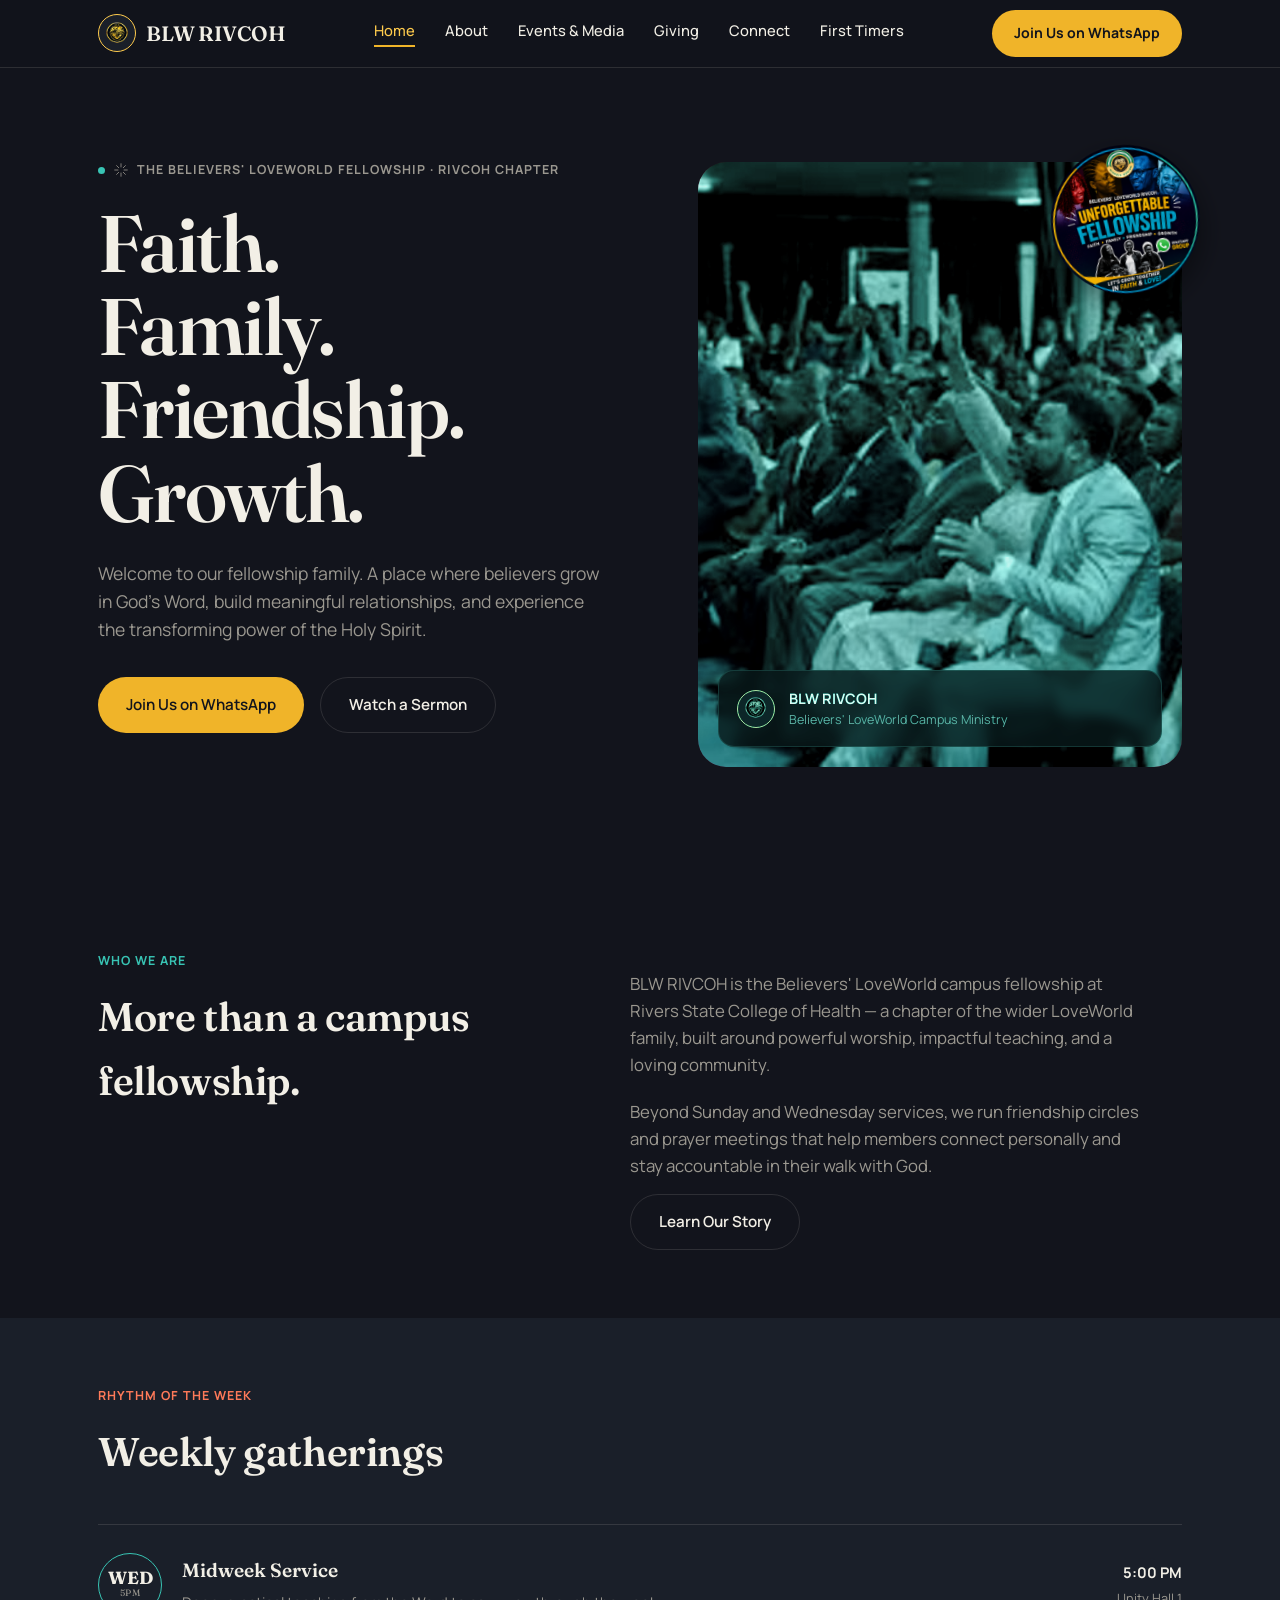
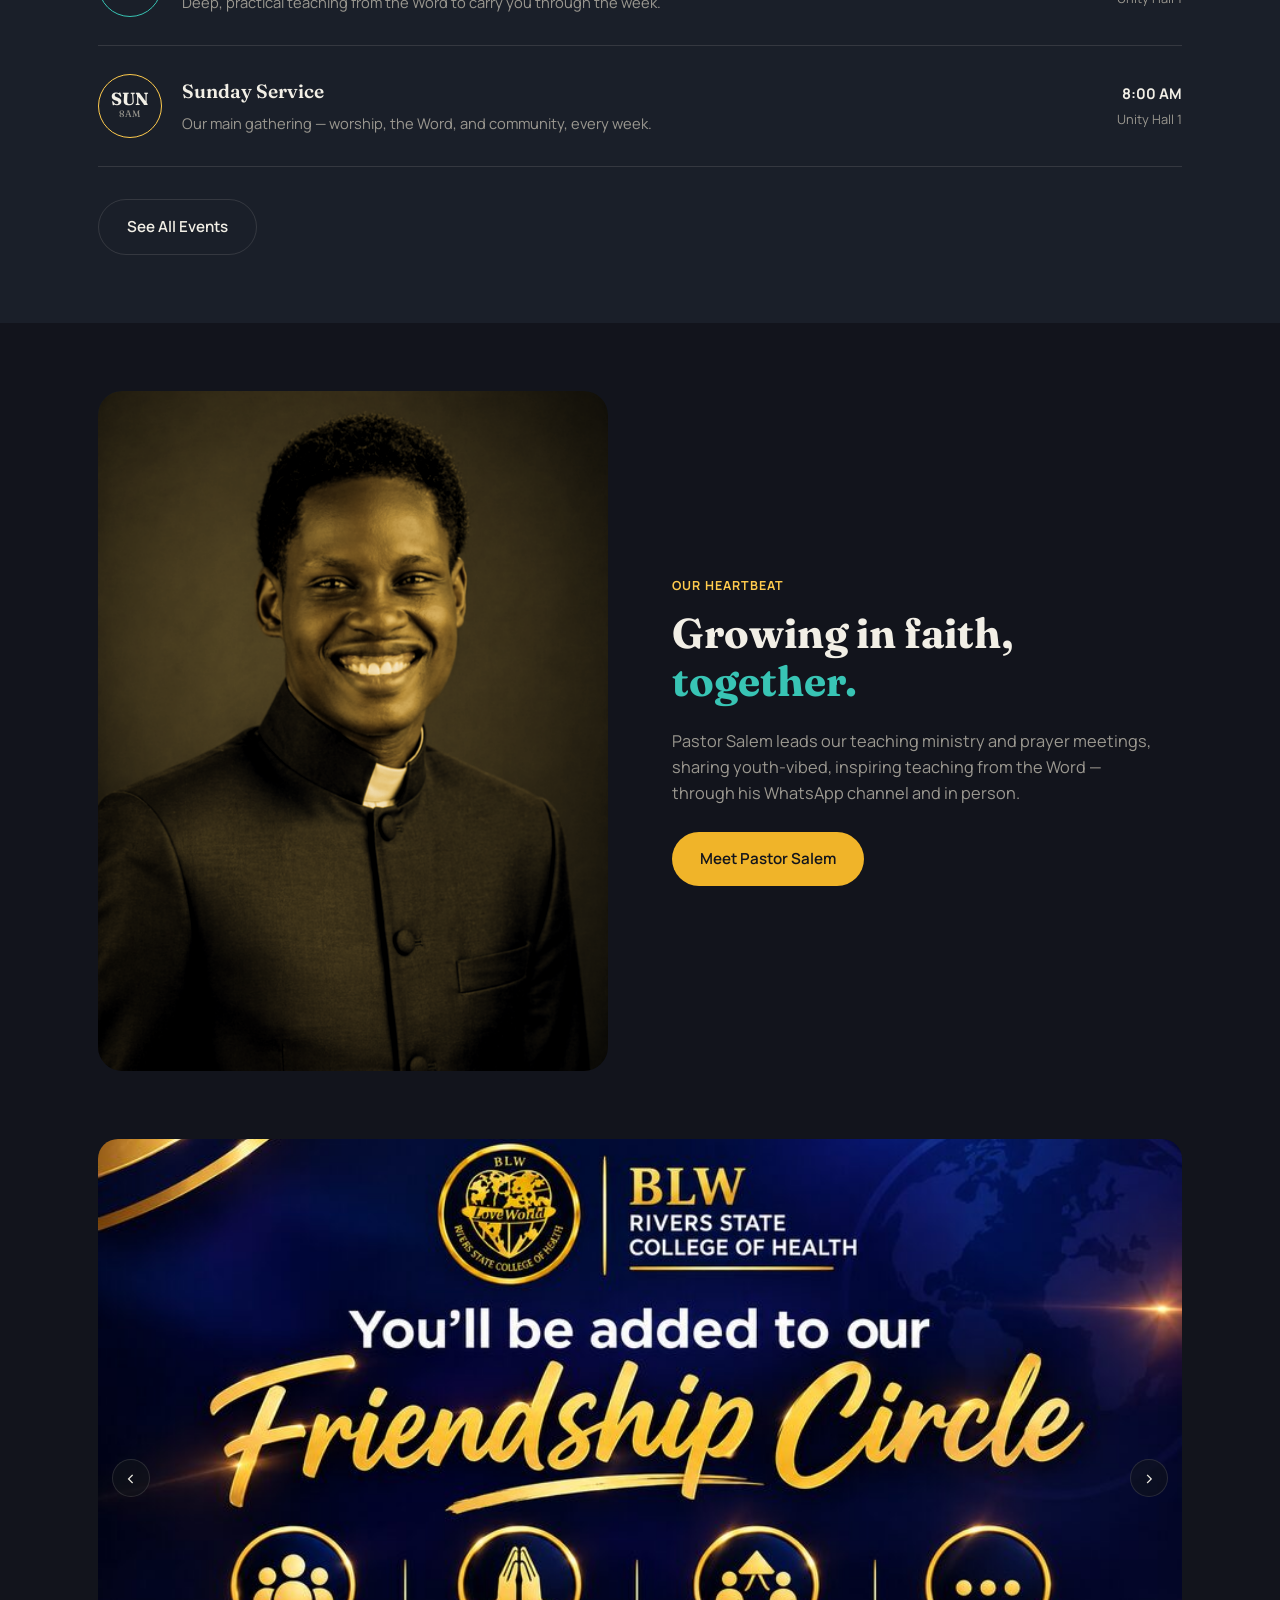
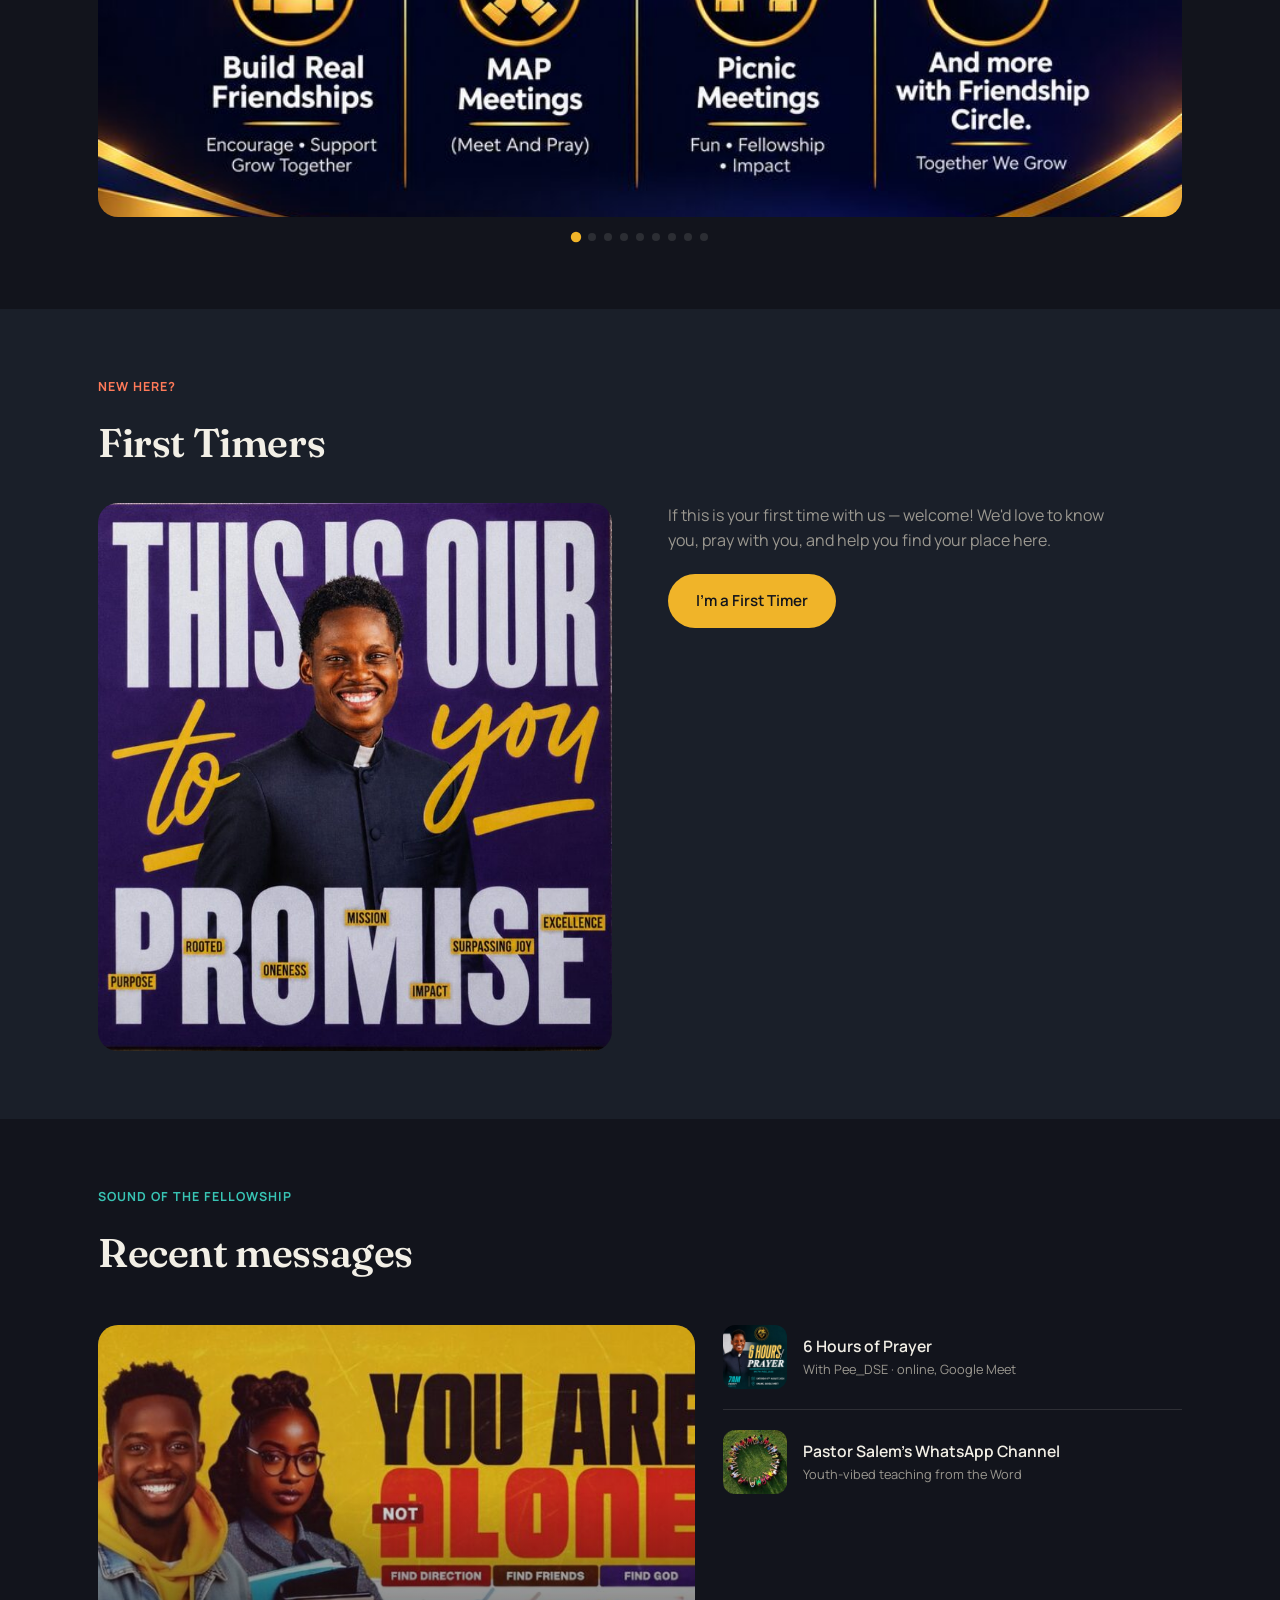
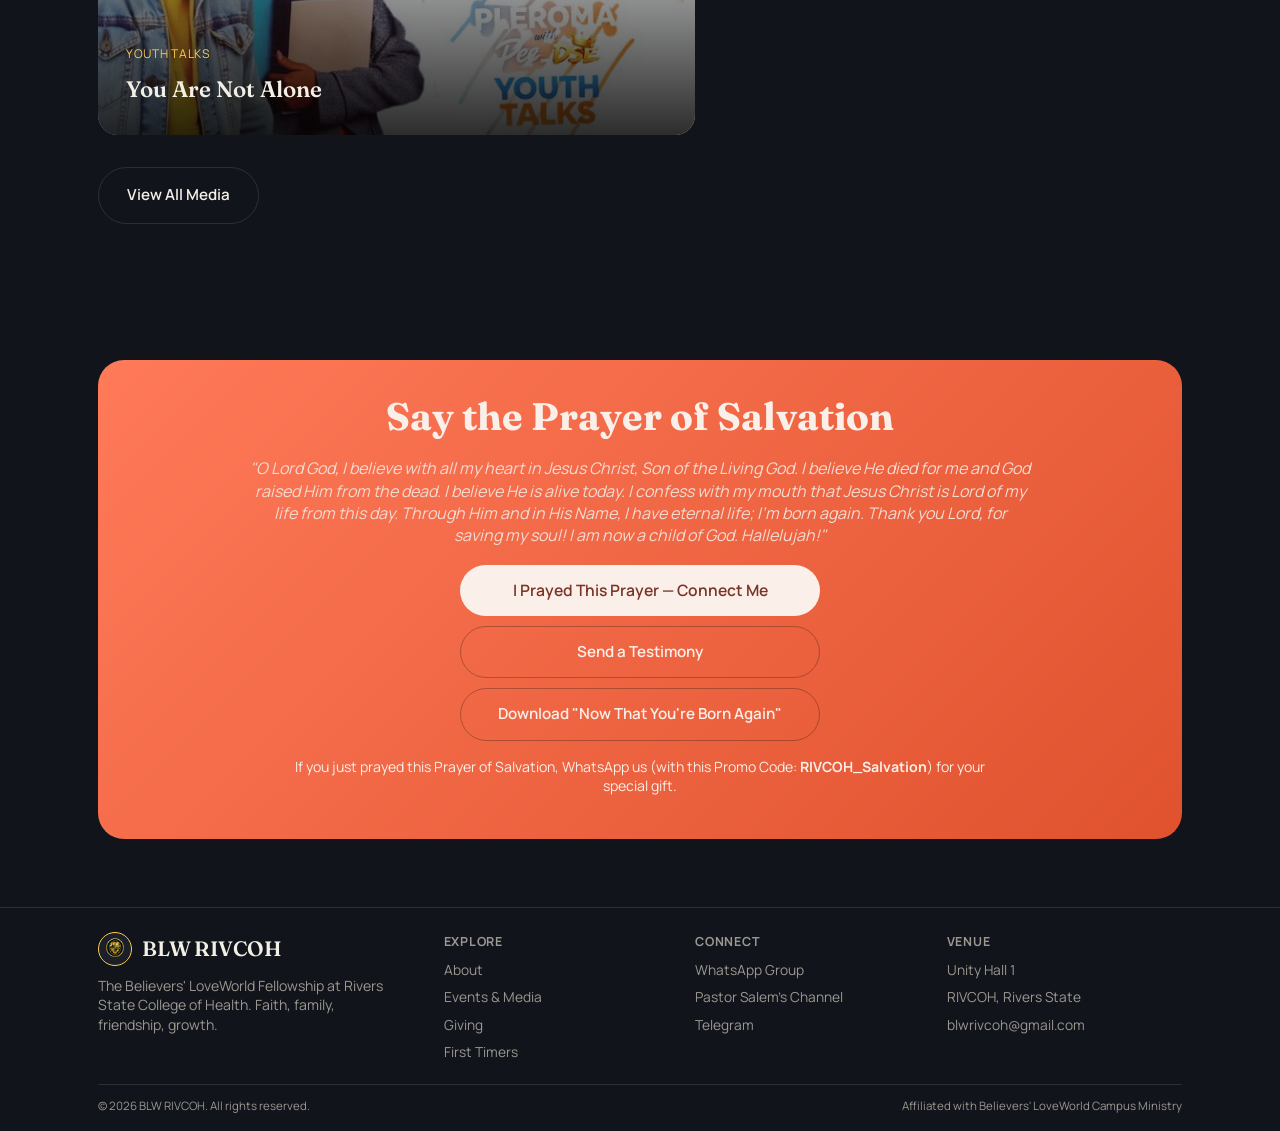
<file: index.html>
<!DOCTYPE html>
<html lang="en">
<head>
<meta charset="UTF-8">
<meta name="viewport" content="width=device-width, initial-scale=1.0">
<title>Home — BLW RIVCOH</title>
<meta name="description" content="BLW RIVCOH — The Believers' LoveWorld Fellowship, RIVCOH Chapter">
<link rel="stylesheet" href="style.css?v=2">
</head>
<body>
<header class="site">
  <div class="wrap">
    <a href="index.html" class="logo">
      <span class="seal" style="width:38px;height:38px;border-color:var(--gold-soft);"><img src="logo.png" alt="BLW RIVCOH emblem"></span>
      <span class="logo-text">BLW RIVCOH</span>
    </a>
    <nav class="links">
      <a href="index.html" class="active">Home</a>
      <a href="about.html">About</a>
      <a href="events.html">Events & Media</a>
      <a href="giving.html">Giving</a>
      <a href="connect.html">Connect</a>
      <a href="first-timers.html">First Timers</a>
    </nav>
    <a href="https://chat.whatsapp.com/Gx4Jm9z4L697sbYzjGotoB?s=cl&p=a&ilr=4" target="_blank" rel="noopener" class="cta-pill">Join Us on WhatsApp</a>
    <div class="hamburger" id="hamburgerBtn" onclick="toggleMobileMenu()">
      <span></span><span></span><span></span>
    </div>
  </div>
  <nav class="mobile-menu" id="mobileMenu">
    <a href="index.html" class="active" onclick="closeMobileMenu()">Home</a>
    <a href="about.html" onclick="closeMobileMenu()">About</a>
    <a href="events.html" onclick="closeMobileMenu()">Events & Media</a>
    <a href="giving.html" onclick="closeMobileMenu()">Giving</a>
    <a href="connect.html" onclick="closeMobileMenu()">Connect</a>
    <a href="first-timers.html" onclick="closeMobileMenu()">First Timers</a>
  </nav>
</header>

<section class="hero" id="top">
  <div class="wrap hero-grid">
    <div>
      <div class="eyebrow">
        <svg class="sparkle" viewBox="0 0 24 24" fill="none" stroke="currentColor" stroke-width="1.5"><path d="M12 2v6M12 16v6M2 12h6M16 12h6M5 5l4 4M15 15l4 4M19 5l-4 4M9 15l-4 4"/></svg>
        The Believers' LoveWorld Fellowship · RIVCOH Chapter
      </div>
      <h1>Faith.<br>Family.<br>Friendship.<br>Growth.</h1>
      <p class="lede">Welcome to our fellowship family. A place where believers grow in God's Word, build meaningful relationships, and experience the transforming power of the Holy Spirit.</p>
      <div class="hero-ctas">
        <a href="https://chat.whatsapp.com/Gx4Jm9z4L697sbYzjGotoB?s=cl&p=a&ilr=4" target="_blank" rel="noopener" class="btn btn-primary">Join Us on WhatsApp</a>
        <a href="events.html" class="btn btn-outline">Watch a Sermon</a>
      </div>
          </div>
    <div style="position:relative;">
      <a href="https://chat.whatsapp.com/Gx4Jm9z4L697sbYzjGotoB?s=cl&p=a&ilr=4" target="_blank" rel="noopener" class="promo-badge" style="top:-18px;right:-18px;">
        <img src="fellowship-badge.png" alt="Unforgettable Fellowship - Join our WhatsApp Group">
      </a>
      <div class="hero-visual duo duo-teal">
        <img src="crowd.jpg" alt="BLW RIVCOH fellowship gathering">
        <div class="hero-badge">
          <span class="seal" style="width:38px;height:38px;border-color:var(--gold-soft);"><img src="logo.png" alt=""></span>
          <div class="txt">
            <div class="t1">BLW RIVCOH</div>
            <div class="t2">Believers' LoveWorld Campus Ministry</div>
          </div>
        </div>
      </div>
    </div>
  </div>
</section>

<section>
  <div class="wrap welcome-grid">
    <div>
      <div class="kicker" style="color:var(--teal);">Who we are</div>
      <h2 class="section-title">More than a campus fellowship.</h2>
    </div>
    <div>
      <p>BLW RIVCOH is the Believers' LoveWorld campus fellowship at Rivers State College of Health — a chapter of the wider LoveWorld family, built around powerful worship, impactful teaching, and a loving community.</p>
      <p>Beyond Sunday and Wednesday services, we run friendship circles and prayer meetings that help members connect personally and stay accountable in their walk with God.</p>
      <a href="about.html" class="btn btn-outline" style="margin-top:14px;">Learn Our Story</a>
    </div>
  </div>
</section>

<section class="gatherings">
  <div class="wrap">
    <div class="kicker" style="color:var(--coral);">Rhythm of the week</div>
    <h2 class="section-title">Weekly gatherings</h2>
    <div class="gather-list">
      <div class="gather-row">
        <span class="seal seal-date" style="border-color:var(--teal);"><span class="d">WED</span><span class="m">5PM</span></span>
        <div class="gather-info"><h3>Midweek Service</h3><p>Deep, practical teaching from the Word to carry you through the week.</p></div>
        <div class="gather-time">5:00 PM<span class="loc">Unity Hall 1</span></div>
      </div>
      <div class="gather-row">
        <span class="seal seal-date" style="border-color:var(--gold-soft);"><span class="d">SUN</span><span class="m">8AM</span></span>
        <div class="gather-info"><h3>Sunday Service</h3><p>Our main gathering — worship, the Word, and community, every week.</p></div>
        <div class="gather-time">8:00 AM<span class="loc">Unity Hall 1</span></div>
      </div>
    </div>
    <a href="events.html" class="btn btn-outline" style="margin-top:32px;">See All Events</a>
  </div>
</section>

<section id="story">
  <div class="wrap story">
    <div class="story-img duo duo-gold">
      <img src="pastor-salem.png" alt="Pastor Salem">
    </div>
    <div>
      <div class="kicker" style="color:var(--gold-soft);">Our heartbeat</div>
      <h2>Growing in faith, <span class="accent">together.</span></h2>
      <p>Pastor Salem leads our teaching ministry and prayer meetings, sharing youth-vibed, inspiring teaching from the Word — through his WhatsApp channel and in person.</p>
      <a href="about.html" class="btn btn-primary">Meet Pastor Salem</a>
    </div>
  </div>
</section>

<section style="padding-top:0;">
  <div class="wrap">
    <div class="carousel">
      <div class="carousel-track" id="carouselTrack">
        <div class="carousel-slide"><img src="slide1.jpg" alt="Welcome First Timers Online"></div>
        <div class="carousel-slide"><img src="slide2.jpg" alt="We'll give you an Unforgettable Fellowship Experience"></div>
        <div class="carousel-slide"><img src="slide3.jpg" alt="You'll be added to our Friendship Circle"></div>
        <div class="carousel-slide"><img src="slide4.jpg" alt="Join a Service Unit or Department"></div>
        <div class="carousel-slide"><img src="slide5.jpg" alt="New people, real connections, a family"></div>
        <div class="carousel-slide"><img src="slide6.jpg" alt="Friendship Circle - more than a group, it's a family"></div>
        <div class="carousel-slide"><img src="slide7.jpg" alt="Come as you are, there's a place for you"></div>
        <div class="carousel-slide"><img src="slide8.jpg" alt="Together in fellowship, with Christ, with people"></div>
        <div class="carousel-slide"><img src="slide9.jpg" alt="See you at fellowship"></div>
      </div>
      <div class="carousel-arrow prev" id="carouselPrev">&#8249;</div>
      <div class="carousel-arrow next" id="carouselNext">&#8250;</div>
    </div>
    <div class="carousel-dots" id="carouselDots"></div>
  </div>
</section>


<section style="background:var(--surface);">
  <div class="wrap">
    <div class="kicker" style="color:var(--coral);">New here?</div>
    <h2 class="section-title">First Timers</h2>
    <div class="ft-grid">
      <div class="ft-poster">
        <img src="promise-poster.jpg" alt="This is our PROMISE to you">
      </div>
      <div class="ft-text">
        <p>If this is your first time with us — welcome! We'd love to know you, pray with you, and help you find your place here.</p>
        <a href="first-timers.html" class="btn btn-primary">I'm a First Timer</a>
      </div>
    </div>
  </div>
</section>

<section id="media">
  <div class="wrap">
    <div class="kicker" style="color:var(--teal);">Sound of the fellowship</div>
    <h2 class="section-title">Recent messages</h2>
    <div class="media-grid">
      <div class="media-feature">
        <img src="youth-talks.jpg" alt="You Are Not Alone — Youth Talks">
        <div class="overlay">
          <div class="tag">Youth Talks</div>
          <h3>You Are Not Alone</h3>
        </div>
      </div>
      <div class="media-side">
        <div class="media-item">
          <img src="prayer-flyer.jpg" alt="6 Hours of Prayer">
          <div><div class="t">6 Hours of Prayer</div><div class="s">With Pee_DSE · online, Google Meet</div></div>
        </div>
        <div class="media-item">
          <img src="circle-hands.jpg" alt="Friendship circles">
          <div><div class="t">Pastor Salem's WhatsApp Channel</div><div class="s">Youth-vibed teaching from the Word</div></div>
        </div>
      </div>
    </div>
    <a href="events.html" class="btn btn-outline" style="margin-top:32px;">View All Media</a>
  </div>
</section>

<section>
  <div class="wrap">
    <div class="salvation" id="salvation">
      <h2>Say the Prayer of Salvation</h2>
      <p style="font-style:italic;">"O Lord God, I believe with all my heart in Jesus Christ, Son of the Living God. I believe He died for me and God raised Him from the dead. I believe He is alive today. I confess with my mouth that Jesus Christ is Lord of my life from this day. Through Him and in His Name, I have eternal life; I'm born again. Thank you Lord, for saving my soul! I am now a child of God. Hallelujah!"</p>
      <div class="salvation-btns">
        <a href="https://wa.me/2348143243065" target="_blank" rel="noopener" class="btn btn-primary">I Prayed This Prayer — Connect Me</a>
        <a href="connect.html" class="btn btn-outline" style="border-color:rgba(21,20,15,0.3);">Send a Testimony</a>
        <a href="now-born-again.pdf" download class="btn btn-outline" style="border-color:rgba(21,20,15,0.3);">Download "Now That You're Born Again"</a>
      </div>
      <p style="margin-top:16px;font-size:0.88rem;color:#FBEFE9;line-height:1.35;">If you just prayed this Prayer of Salvation, WhatsApp us (with this Promo Code: <strong>RIVCOH_Salvation</strong>) for your special gift.</p>
    </div>
  </div>
</section>

<footer>
  <div class="wrap">
    <div class="footer-grid">
      <div>
        <div class="logo" style="margin-bottom:10px;">
          <span class="seal" style="width:34px;height:34px;border-color:var(--gold-soft);"><img src="logo.png" alt=""></span>
          BLW RIVCOH
        </div>
        <p style="color:var(--muted);font-size:0.88rem;max-width:32ch;line-height:1.4;">The Believers' LoveWorld Fellowship at Rivers State College of Health. Faith, family, friendship, growth.</p>
      </div>
      <div>
        <h5>Explore</h5>
        <a href="about.html">About</a>
        <a href="events.html">Events & Media</a>
        <a href="giving.html">Giving</a>
        <a href="first-timers.html">First Timers</a>
      </div>
      <div>
        <h5>Connect</h5>
        <a href="https://chat.whatsapp.com/Gx4Jm9z4L697sbYzjGotoB?s=cl&p=a&ilr=4" target="_blank" rel="noopener">WhatsApp Group</a>
        <a href="https://whatsapp.com/channel/0029Vb63571CsU9Z5BHlNw1o" target="_blank" rel="noopener">Pastor Salem's Channel</a>
        <a href="https://t.me/+ljgxhKCfVv1hMzQ8" target="_blank" rel="noopener">Telegram</a>
      </div>
      <div>
        <h5>Venue</h5>
        <a href="connect.html">Unity Hall 1</a>
        <a href="connect.html">RIVCOH, Rivers State</a>
        <a href="mailto:blwrivcoh@gmail.com">blwrivcoh@gmail.com</a>
      </div>
    </div>
    <div class="foot-bottom">
      <span>© 2026 BLW RIVCOH. All rights reserved.</span>
      <span>Affiliated with Believers' LoveWorld Campus Ministry</span>
    </div>
  </div>
</footer>
<script src="script.js?v=2"></script>
</body>
</html>
</file>
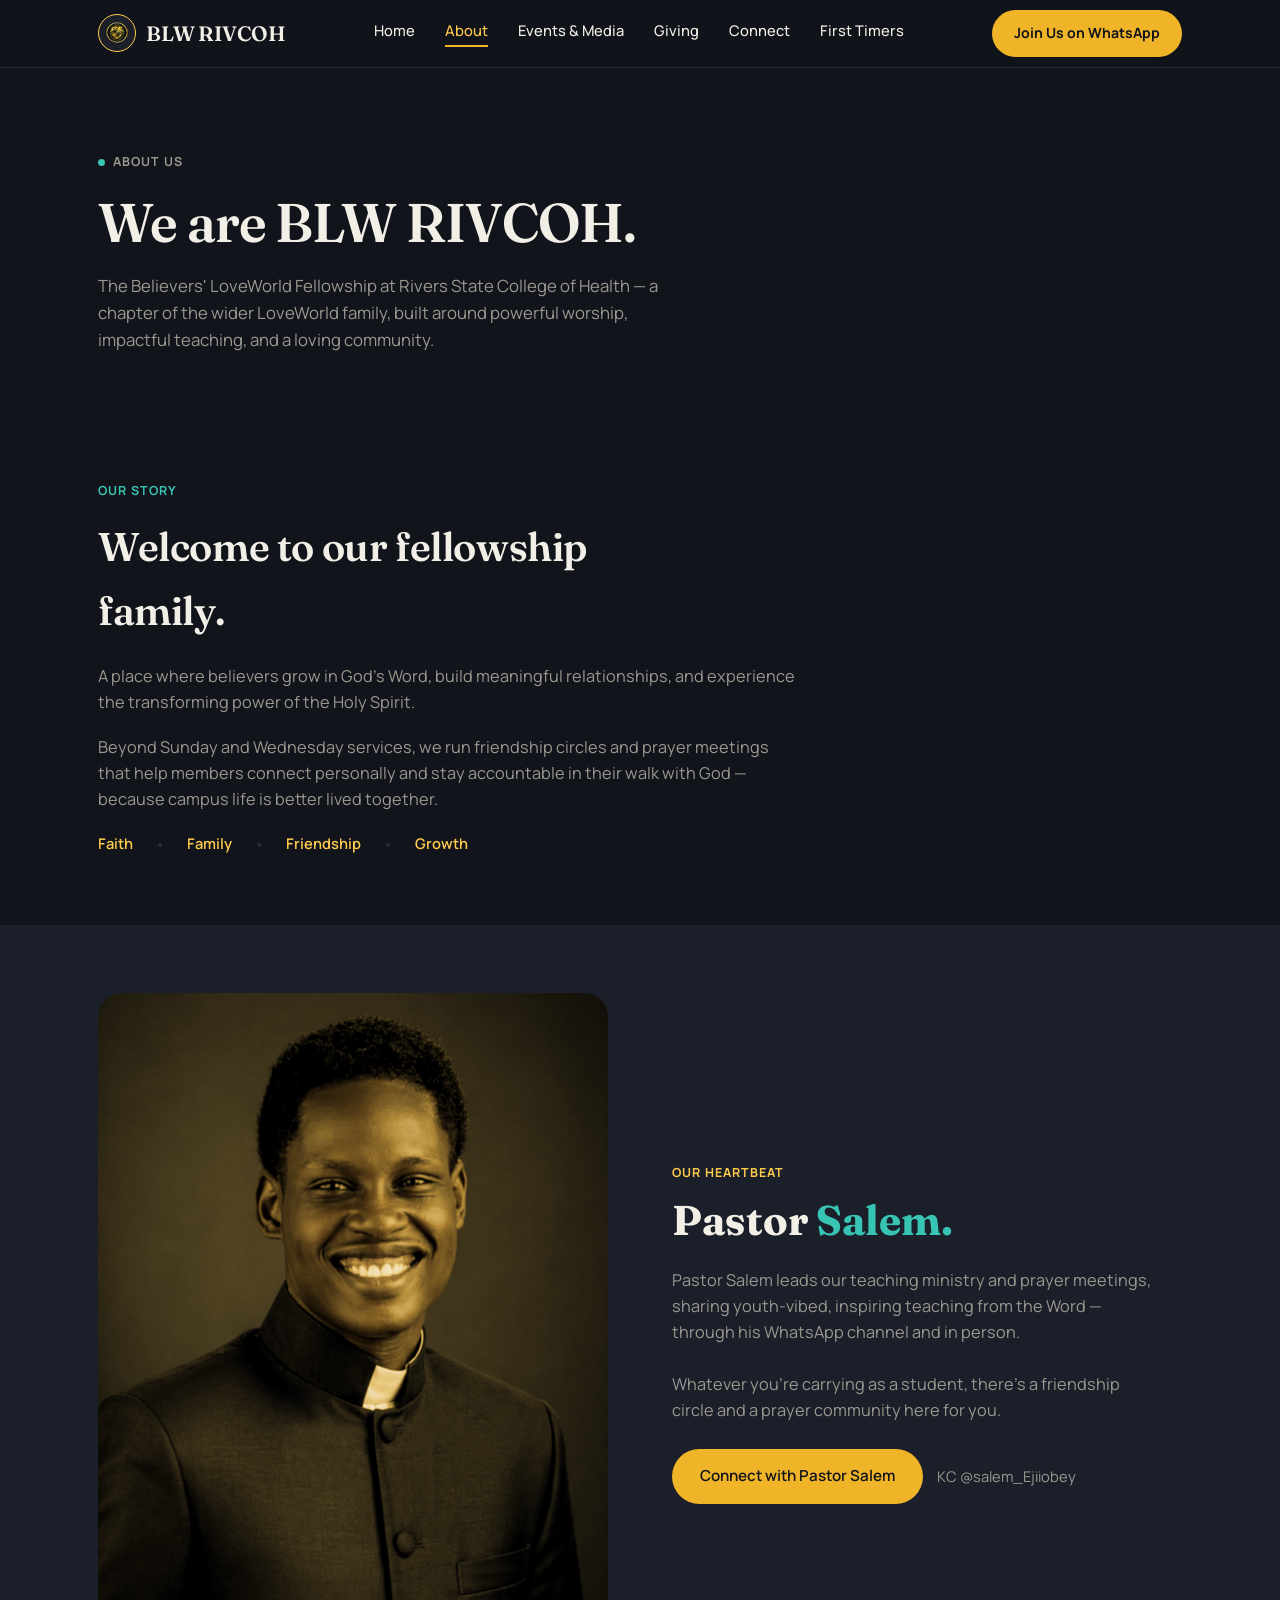
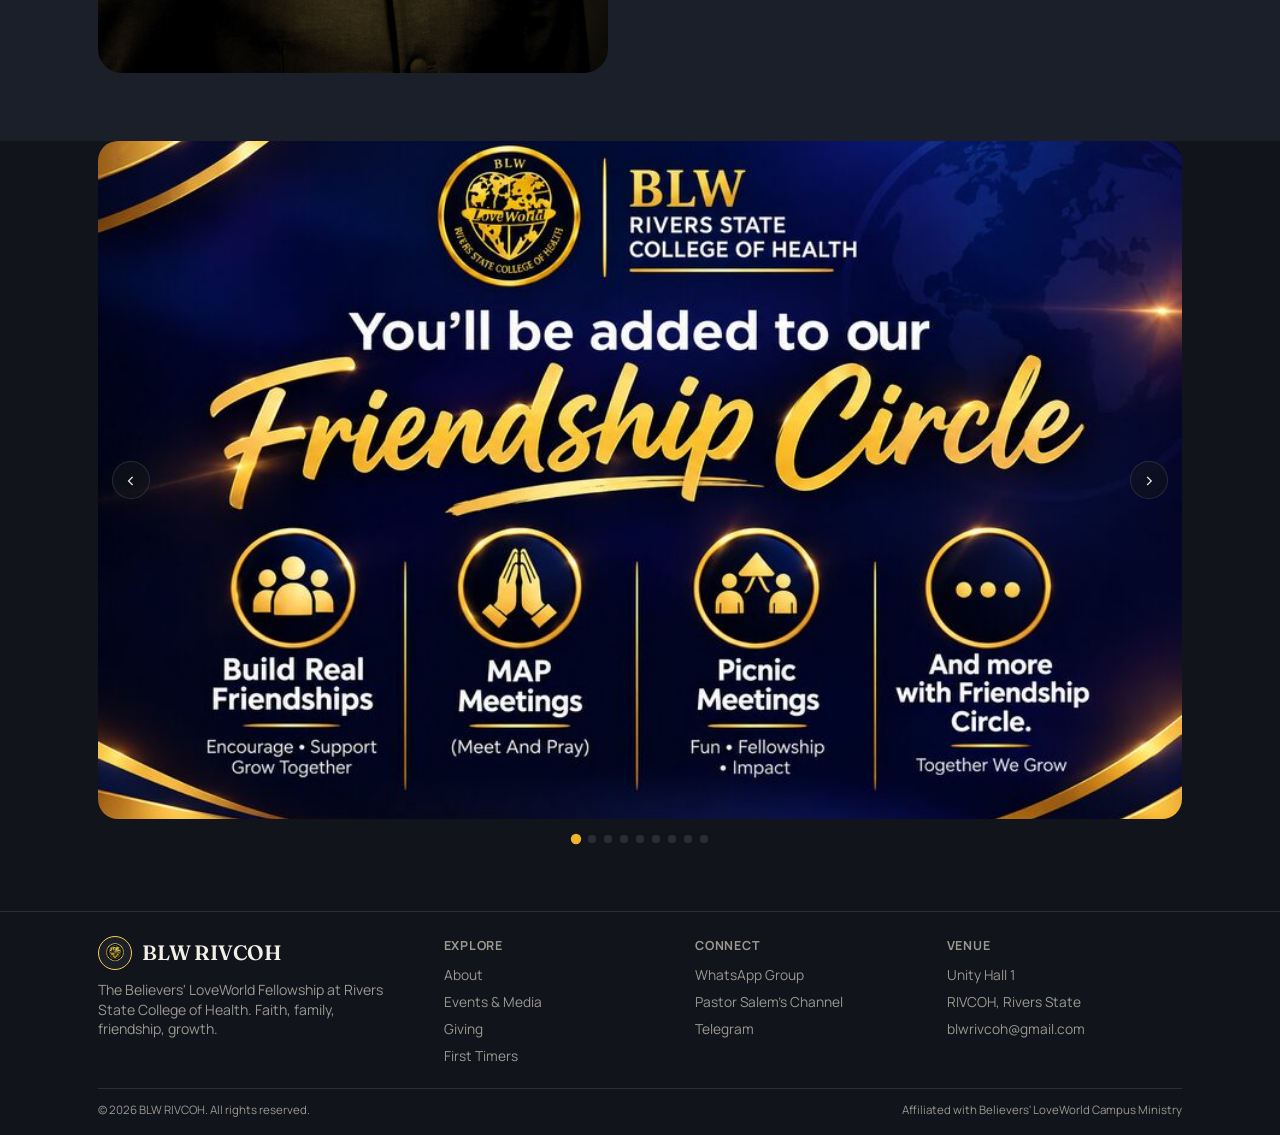
<file: about.html>
<!DOCTYPE html>
<html lang="en">
<head>
<meta charset="UTF-8">
<meta name="viewport" content="width=device-width, initial-scale=1.0">
<title>About — BLW RIVCOH</title>
<meta name="description" content="About BLW RIVCOH — The Believers' LoveWorld Fellowship at Rivers State College of Health">
<link rel="stylesheet" href="style.css?v=2">
</head>
<body>
<header class="site">
  <div class="wrap">
    <a href="index.html" class="logo">
      <span class="seal" style="width:38px;height:38px;border-color:var(--gold-soft);"><img src="logo.png" alt="BLW RIVCOH emblem"></span>
      <span class="logo-text">BLW RIVCOH</span>
    </a>
    <nav class="links">
      <a href="index.html">Home</a>
      <a href="about.html" class="active">About</a>
      <a href="events.html">Events & Media</a>
      <a href="giving.html">Giving</a>
      <a href="connect.html">Connect</a>
      <a href="first-timers.html">First Timers</a>
    </nav>
    <a href="https://chat.whatsapp.com/Gx4Jm9z4L697sbYzjGotoB?s=cl&p=a&ilr=4" target="_blank" rel="noopener" class="cta-pill">Join Us on WhatsApp</a>
    <div class="hamburger" id="hamburgerBtn" onclick="toggleMobileMenu()">
      <span></span><span></span><span></span>
    </div>
  </div>
  <nav class="mobile-menu" id="mobileMenu">
    <a href="index.html" onclick="closeMobileMenu()">Home</a>
    <a href="about.html" class="active" onclick="closeMobileMenu()">About</a>
    <a href="events.html" onclick="closeMobileMenu()">Events & Media</a>
    <a href="giving.html" onclick="closeMobileMenu()">Giving</a>
    <a href="connect.html" onclick="closeMobileMenu()">Connect</a>
    <a href="first-timers.html" onclick="closeMobileMenu()">First Timers</a>
  </nav>
</header>

<section class="page-hero">
  <div class="wrap">
    <div class="eyebrow">About Us</div>
    <h1>We are BLW RIVCOH.</h1>
    <p class="lede">The Believers' LoveWorld Fellowship at Rivers State College of Health — a chapter of the wider LoveWorld family, built around powerful worship, impactful teaching, and a loving community.</p>
  </div>
</section>

<section>
  <div class="wrap">
    <div class="content-block">
      <div class="kicker" style="color:var(--teal);">Our story</div>
      <h2 class="section-title" style="margin-bottom:20px;">Welcome to our fellowship family.</h2>
      <p>A place where believers grow in God's Word, build meaningful relationships, and experience the transforming power of the Holy Spirit.</p>
      <p>Beyond Sunday and Wednesday services, we run friendship circles and prayer meetings that help members connect personally and stay accountable in their walk with God — because campus life is better lived together.</p>
    </div>
    <div style="display:flex;flex-wrap:wrap;gap:10px 22px;margin-top:20px;">
      <span style="font-size:0.92rem;color:var(--gold-soft);font-weight:600;">Faith</span>
      <span style="color:var(--line);">&#8226;</span>
      <span style="font-size:0.92rem;color:var(--gold-soft);font-weight:600;">Family</span>
      <span style="color:var(--line);">&#8226;</span>
      <span style="font-size:0.92rem;color:var(--gold-soft);font-weight:600;">Friendship</span>
      <span style="color:var(--line);">&#8226;</span>
      <span style="font-size:0.92rem;color:var(--gold-soft);font-weight:600;">Growth</span>
    </div>
  </div>
</section>

<section style="background:var(--surface);">
  <div class="wrap story">
    <div class="story-img duo duo-gold">
      <img src="pastor-salem.png" alt="Pastor Salem">
    </div>
    <div>
      <div class="kicker" style="color:var(--gold-soft);">Our heartbeat</div>
      <h2>Pastor <span class="accent">Salem.</span></h2>
      <p>Pastor Salem leads our teaching ministry and prayer meetings, sharing youth-vibed, inspiring teaching from the Word — through his WhatsApp channel and in person.</p>
      <p>Whatever you're carrying as a student, there's a friendship circle and a prayer community here for you.</p>
      <div style="display:flex;flex-wrap:wrap;align-items:center;gap:14px;">
        <a href="https://whatsapp.com/channel/0029Vb63571CsU9Z5BHlNw1o" target="_blank" rel="noopener" class="btn btn-primary">Connect with Pastor Salem</a>
        <span style="color:var(--muted);font-size:0.92rem;">KC @salem_Ejiiobey</span>
      </div>
    </div>
  </div>
</section>

<section style="padding-top:0;">
  <div class="wrap">
    <div class="carousel">
      <div class="carousel-track" id="carouselTrack">
        <div class="carousel-slide"><img src="slide1.jpg" alt="Welcome First Timers Online"></div>
        <div class="carousel-slide"><img src="slide2.jpg" alt="We'll give you an Unforgettable Fellowship Experience"></div>
        <div class="carousel-slide"><img src="slide3.jpg" alt="You'll be added to our Friendship Circle"></div>
        <div class="carousel-slide"><img src="slide4.jpg" alt="Join a Service Unit or Department"></div>
        <div class="carousel-slide"><img src="slide5.jpg" alt="New people, real connections, a family"></div>
        <div class="carousel-slide"><img src="slide6.jpg" alt="Friendship Circle - more than a group, it's a family"></div>
        <div class="carousel-slide"><img src="slide7.jpg" alt="Come as you are, there's a place for you"></div>
        <div class="carousel-slide"><img src="slide8.jpg" alt="Together in fellowship, with Christ, with people"></div>
        <div class="carousel-slide"><img src="slide9.jpg" alt="See you at fellowship"></div>
      </div>
      <div class="carousel-arrow prev" id="carouselPrev">&#8249;</div>
      <div class="carousel-arrow next" id="carouselNext">&#8250;</div>
    </div>
    <div class="carousel-dots" id="carouselDots"></div>
  </div>
</section>


<footer>
  <div class="wrap">
    <div class="footer-grid">
      <div>
        <div class="logo" style="margin-bottom:10px;">
          <span class="seal" style="width:34px;height:34px;border-color:var(--gold-soft);"><img src="logo.png" alt=""></span>
          BLW RIVCOH
        </div>
        <p style="color:var(--muted);font-size:0.88rem;max-width:32ch;line-height:1.4;">The Believers' LoveWorld Fellowship at Rivers State College of Health. Faith, family, friendship, growth.</p>
      </div>
      <div>
        <h5>Explore</h5>
        <a href="about.html">About</a>
        <a href="events.html">Events & Media</a>
        <a href="giving.html">Giving</a>
        <a href="first-timers.html">First Timers</a>
      </div>
      <div>
        <h5>Connect</h5>
        <a href="https://chat.whatsapp.com/Gx4Jm9z4L697sbYzjGotoB?s=cl&p=a&ilr=4" target="_blank" rel="noopener">WhatsApp Group</a>
        <a href="https://whatsapp.com/channel/0029Vb63571CsU9Z5BHlNw1o" target="_blank" rel="noopener">Pastor Salem's Channel</a>
        <a href="https://t.me/+ljgxhKCfVv1hMzQ8" target="_blank" rel="noopener">Telegram</a>
      </div>
      <div>
        <h5>Venue</h5>
        <a href="connect.html">Unity Hall 1</a>
        <a href="connect.html">RIVCOH, Rivers State</a>
        <a href="mailto:blwrivcoh@gmail.com">blwrivcoh@gmail.com</a>
      </div>
    </div>
    <div class="foot-bottom">
      <span>© 2026 BLW RIVCOH. All rights reserved.</span>
      <span>Affiliated with Believers' LoveWorld Campus Ministry</span>
    </div>
  </div>
</footer>
<script src="script.js?v=2"></script>
</body>
</html>
</file>
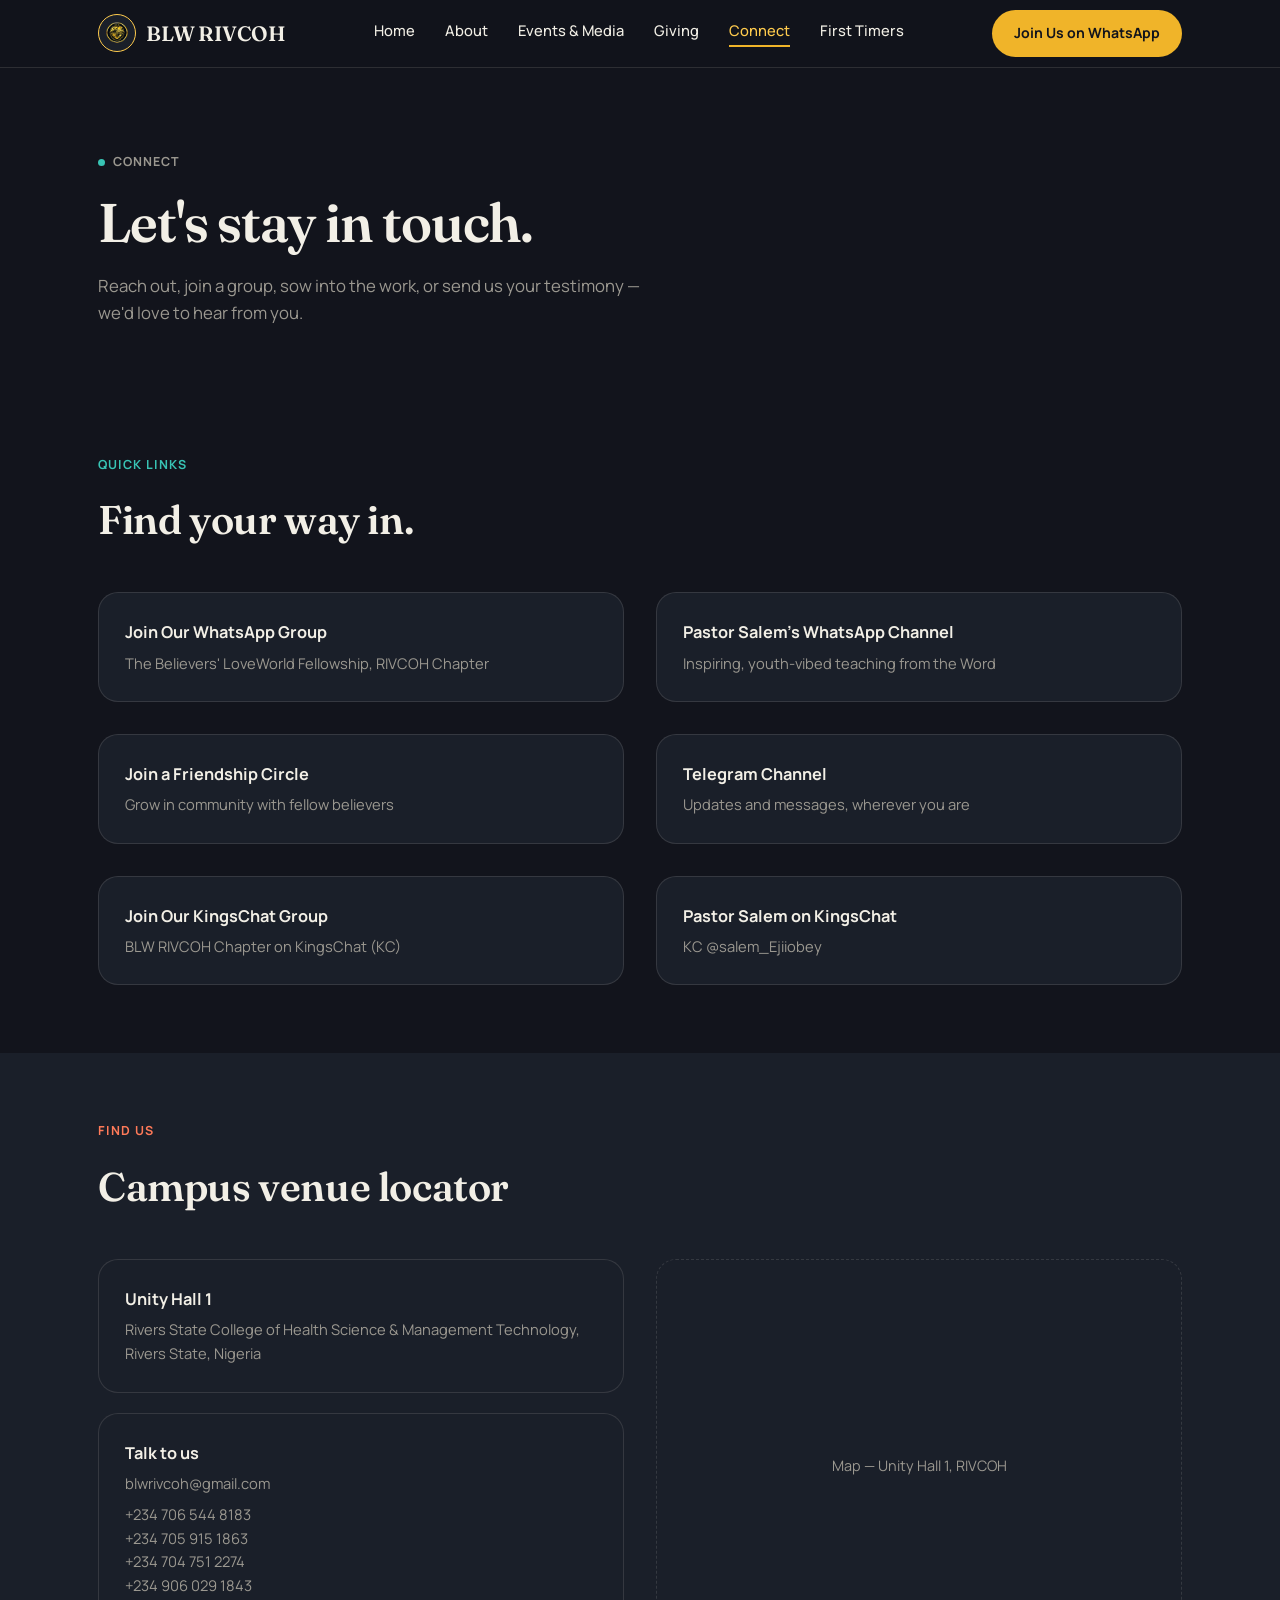
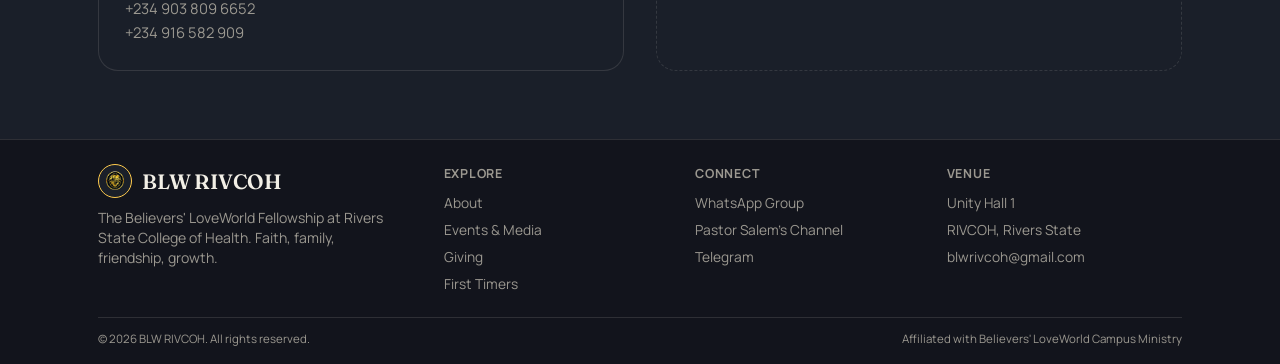
<file: connect.html>
<!DOCTYPE html>
<html lang="en">
<head>
<meta charset="UTF-8">
<meta name="viewport" content="width=device-width, initial-scale=1.0">
<title>Connect — BLW RIVCOH</title>
<meta name="description" content="Connect with BLW RIVCOH — WhatsApp groups, giving, prayer, and venue info">
<link rel="stylesheet" href="style.css?v=2">
</head>
<body>
<header class="site">
  <div class="wrap">
    <a href="index.html" class="logo">
      <span class="seal" style="width:38px;height:38px;border-color:var(--gold-soft);"><img src="logo.png" alt="BLW RIVCOH emblem"></span>
      <span class="logo-text">BLW RIVCOH</span>
    </a>
    <nav class="links">
      <a href="index.html">Home</a>
      <a href="about.html">About</a>
      <a href="events.html">Events & Media</a>
      <a href="giving.html">Giving</a>
      <a href="connect.html" class="active">Connect</a>
      <a href="first-timers.html">First Timers</a>
    </nav>
    <a href="https://chat.whatsapp.com/Gx4Jm9z4L697sbYzjGotoB?s=cl&p=a&ilr=4" target="_blank" rel="noopener" class="cta-pill">Join Us on WhatsApp</a>
    <div class="hamburger" id="hamburgerBtn" onclick="toggleMobileMenu()">
      <span></span><span></span><span></span>
    </div>
  </div>
  <nav class="mobile-menu" id="mobileMenu">
    <a href="index.html" onclick="closeMobileMenu()">Home</a>
    <a href="about.html" onclick="closeMobileMenu()">About</a>
    <a href="events.html" onclick="closeMobileMenu()">Events & Media</a>
    <a href="giving.html" onclick="closeMobileMenu()">Giving</a>
    <a href="connect.html" class="active" onclick="closeMobileMenu()">Connect</a>
    <a href="first-timers.html" onclick="closeMobileMenu()">First Timers</a>
  </nav>
</header>

<section class="page-hero">
  <div class="wrap">
    <div class="eyebrow">Connect</div>
    <h1>Let's stay in touch.</h1>
    <p class="lede">Reach out, join a group, sow into the work, or send us your testimony — we'd love to hear from you.</p>
  </div>
</section>

<section>
  <div class="wrap">
    <div class="kicker" style="color:var(--teal);">Quick links</div>
    <h2 class="section-title" style="margin-bottom:24px;">Find your way in.</h2>
    <div class="loc-grid">
      <a class="loc-card" href="https://chat.whatsapp.com/Gx4Jm9z4L697sbYzjGotoB?s=cl&p=a&ilr=4" target="_blank" rel="noopener">
        <h4>Join Our WhatsApp Group</h4><p>The Believers' LoveWorld Fellowship, RIVCOH Chapter</p>
      </a>
      <a class="loc-card" href="https://whatsapp.com/channel/0029Vb63571CsU9Z5BHlNw1o" target="_blank" rel="noopener">
        <h4>Pastor Salem's WhatsApp Channel</h4><p>Inspiring, youth-vibed teaching from the Word</p>
      </a>
      <a class="loc-card" href="https://chat.whatsapp.com/Cogeuqog7Uy4mROVoEpPqm?s=cl&p=a&ilr=4" target="_blank" rel="noopener">
        <h4>Join a Friendship Circle</h4><p>Grow in community with fellow believers</p>
      </a>
      <a class="loc-card" href="https://t.me/+ljgxhKCfVv1hMzQ8" target="_blank" rel="noopener">
        <h4>Telegram Channel</h4><p>Updates and messages, wherever you are</p>
      </a>
      <a class="loc-card" href="https://www.kingsch.at/jl/YTFzR3" target="_blank" rel="noopener">
        <h4>Join Our KingsChat Group</h4><p>BLW RIVCOH Chapter on KingsChat (KC)</p>
      </a>
      <div class="loc-card">
        <h4>Pastor Salem on KingsChat</h4><p>KC @salem_Ejiiobey</p>
      </div>
    </div>
  </div>
</section>

<section style="background:var(--surface);">
  <div class="wrap">
    <div class="kicker" style="color:var(--coral);">Find us</div>
    <h2 class="section-title">Campus venue locator</h2>
    <div class="loc-grid">
      <div>
        <div class="loc-card" style="margin-bottom:20px;">
          <h4>Unity Hall 1</h4>
          <p>Rivers State College of Health Science & Management Technology, Rivers State, Nigeria</p>
        </div>
        <div class="loc-card">
          <h4>Talk to us</h4>
          <p style="margin-bottom:8px;">blwrivcoh@gmail.com</p>
          <p>+234 706 544 8183<br>
          +234 705 915 1863<br>
          +234 704 751 2274<br>
          +234 906 029 1843<br>
          +234 903 809 6652<br>
          +234 916 582 909</p>
        </div>
      </div>
      <div class="map-box">Map — Unity Hall 1, RIVCOH</div>
    </div>
  </div>
</section>

<div class="modal-overlay" id="givingModal">
  <div class="modal-box">
    <span class="seal"><svg width="24" height="24" viewBox="0 0 24 24" fill="none" stroke="currentColor" stroke-width="1.5" style="color:var(--teal);"><path d="M12 2v6M12 16v6M2 12h6M16 12h6M5 5l4 4M15 15l4 4M19 5l-4 4M9 15l-4 4"/></svg></span>
    <h3>Thank you for sowing!</h3>
    <p>After you've made your transfer, kindly send your receipt or proof of payment to <span class="num">+234 814 324 3065</span> on WhatsApp — this helps us acknowledge your giving.</p>
    <div class="modal-btns">
      <a href="https://wa.me/2348143243065?text=Hi%2C%20I%27ve%20just%20made%20a%20giving%20transfer%2C%20here%27s%20my%20proof%20of%20payment." target="_blank" rel="noopener" class="btn btn-primary">Send Proof on WhatsApp</a>
      <button class="modal-close" onclick="closeGivingModal()">Maybe later</button>
    </div>
  </div>
</div>

<footer>
  <div class="wrap">
    <div class="footer-grid">
      <div>
        <div class="logo" style="margin-bottom:10px;">
          <span class="seal" style="width:34px;height:34px;border-color:var(--gold-soft);"><img src="logo.png" alt=""></span>
          BLW RIVCOH
        </div>
        <p style="color:var(--muted);font-size:0.88rem;max-width:32ch;line-height:1.4;">The Believers' LoveWorld Fellowship at Rivers State College of Health. Faith, family, friendship, growth.</p>
      </div>
      <div>
        <h5>Explore</h5>
        <a href="about.html">About</a>
        <a href="events.html">Events & Media</a>
        <a href="giving.html">Giving</a>
        <a href="first-timers.html">First Timers</a>
      </div>
      <div>
        <h5>Connect</h5>
        <a href="https://chat.whatsapp.com/Gx4Jm9z4L697sbYzjGotoB?s=cl&p=a&ilr=4" target="_blank" rel="noopener">WhatsApp Group</a>
        <a href="https://whatsapp.com/channel/0029Vb63571CsU9Z5BHlNw1o" target="_blank" rel="noopener">Pastor Salem's Channel</a>
        <a href="https://t.me/+ljgxhKCfVv1hMzQ8" target="_blank" rel="noopener">Telegram</a>
      </div>
      <div>
        <h5>Venue</h5>
        <a href="connect.html">Unity Hall 1</a>
        <a href="connect.html">RIVCOH, Rivers State</a>
        <a href="mailto:blwrivcoh@gmail.com">blwrivcoh@gmail.com</a>
      </div>
    </div>
    <div class="foot-bottom">
      <span>© 2026 BLW RIVCOH. All rights reserved.</span>
      <span>Affiliated with Believers' LoveWorld Campus Ministry</span>
    </div>
  </div>
</footer>
<script src="script.js?v=2"></script>
</body>
</html>
</file>
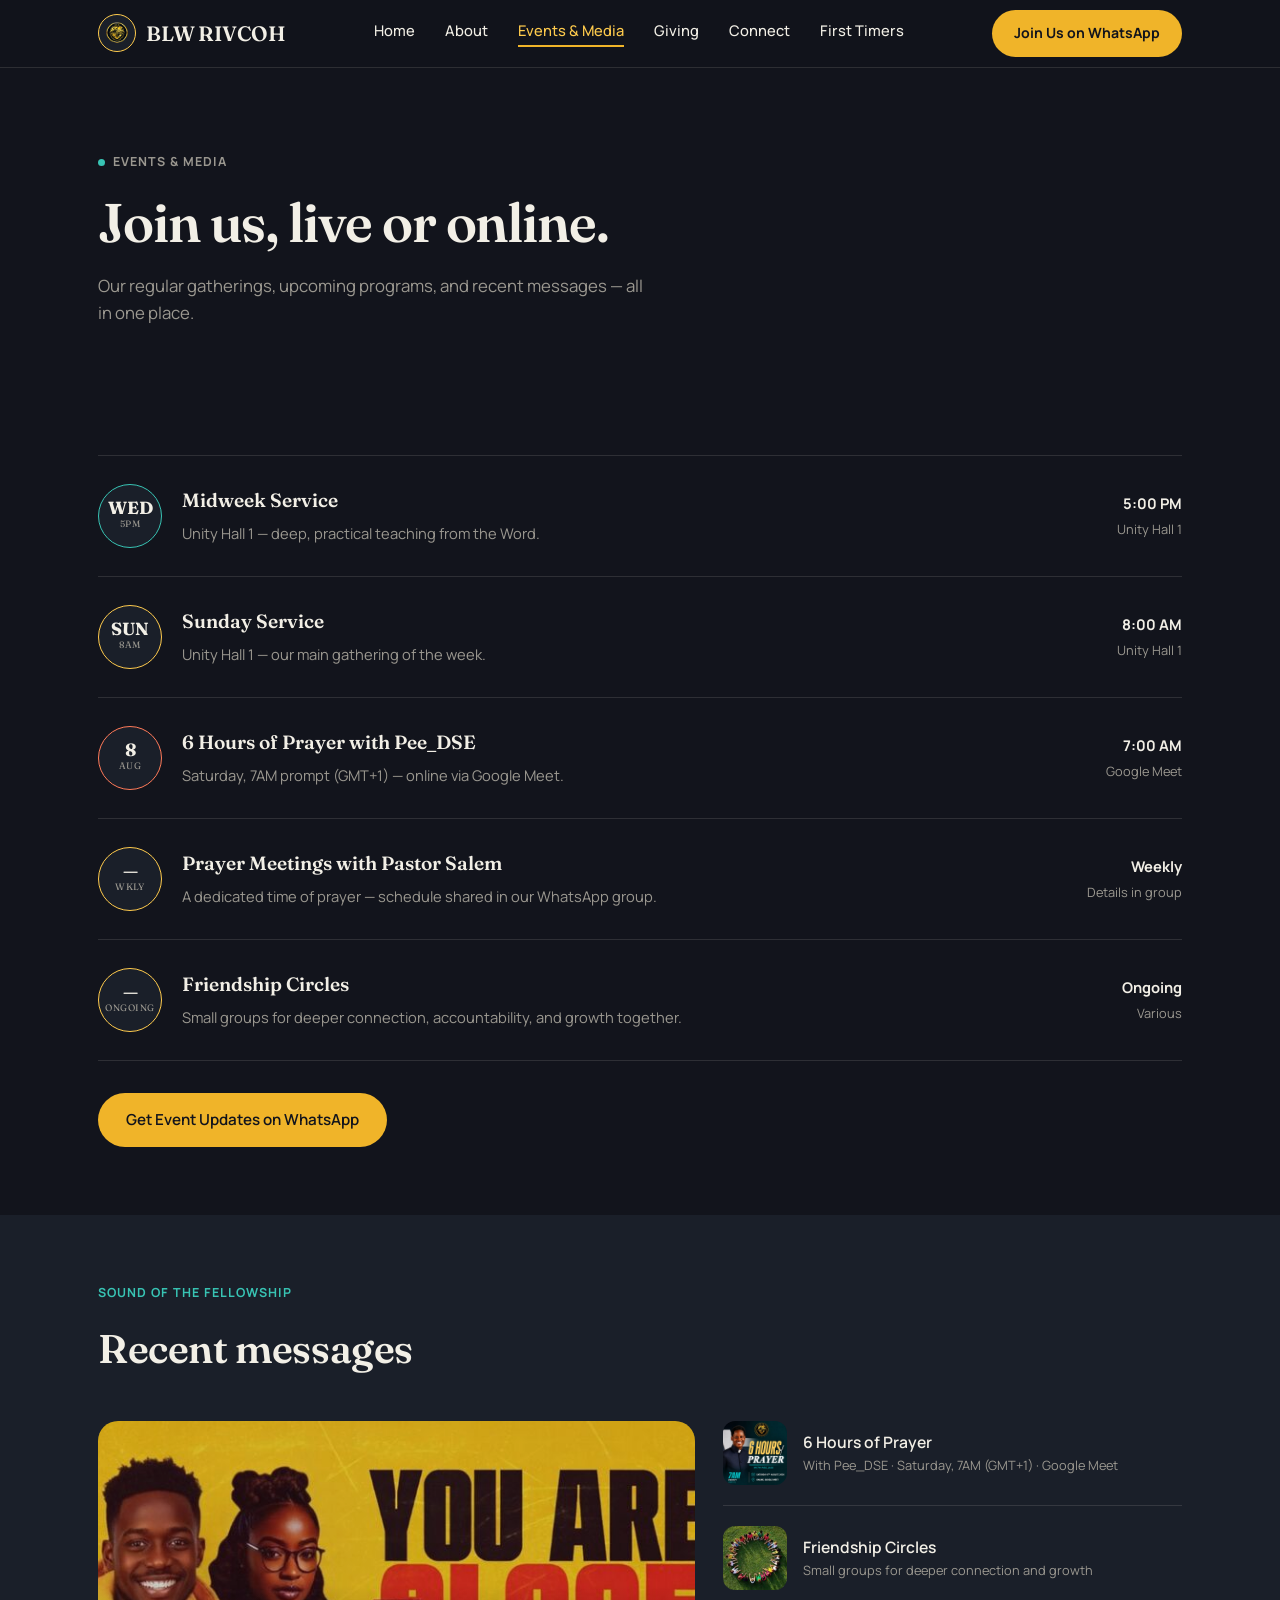
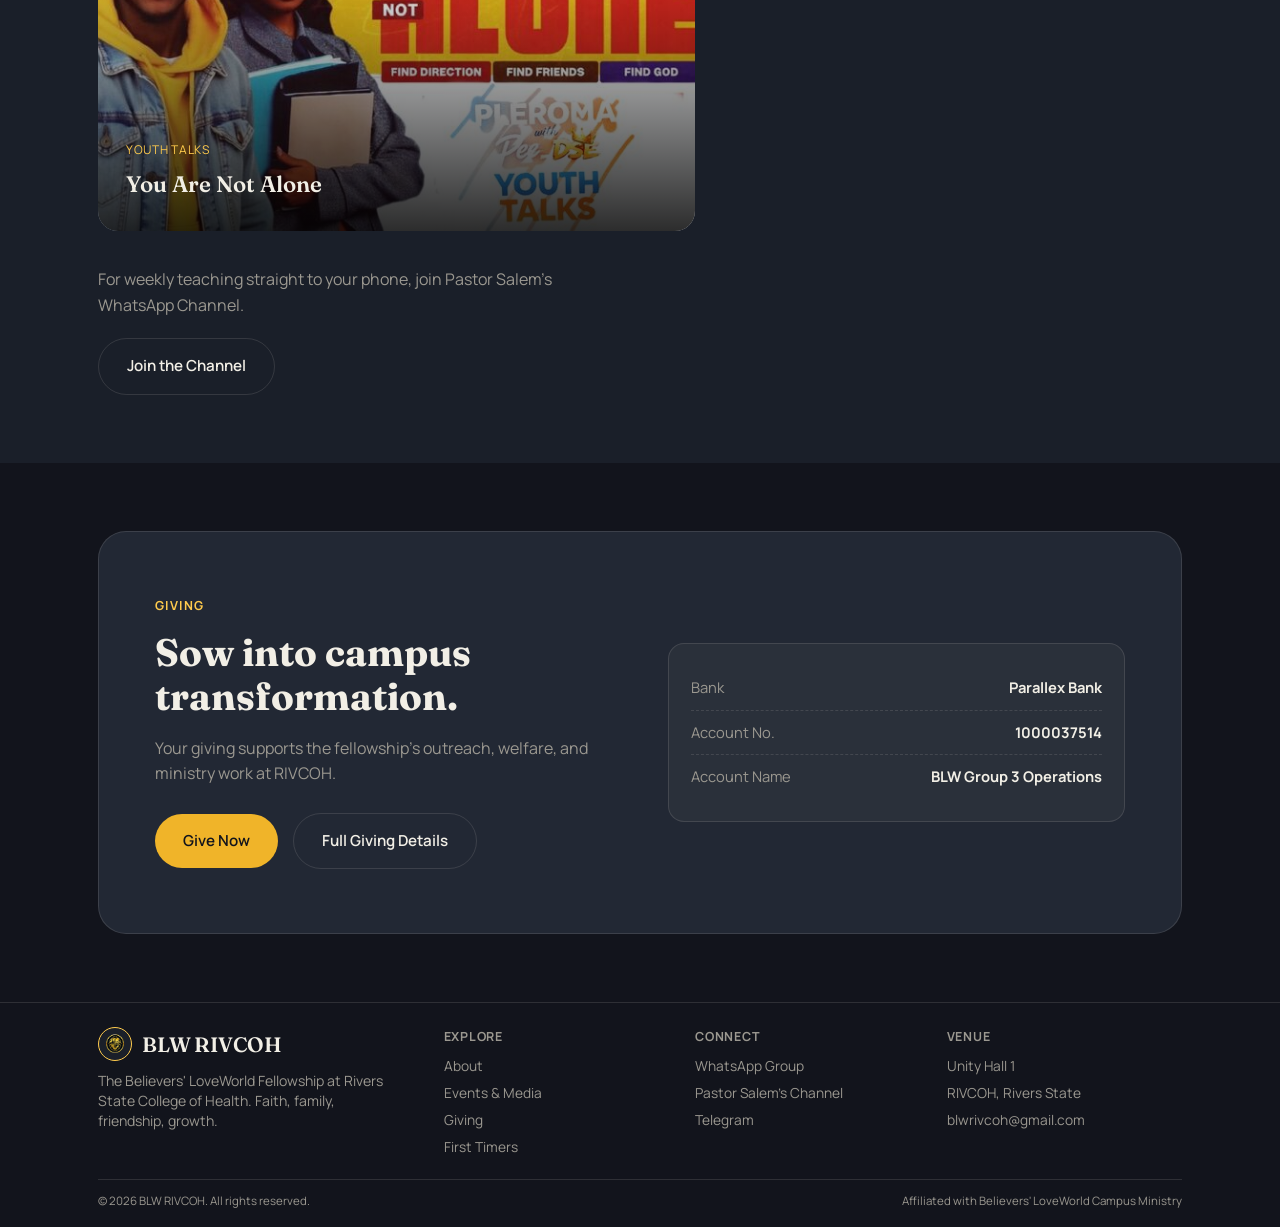
<file: events.html>
<!DOCTYPE html>
<html lang="en">
<head>
<meta charset="UTF-8">
<meta name="viewport" content="width=device-width, initial-scale=1.0">
<title>Events — BLW RIVCOH</title>
<meta name="description" content="Upcoming events and weekly gatherings at BLW RIVCOH">
<link rel="stylesheet" href="style.css?v=2">
</head>
<body>
<header class="site">
  <div class="wrap">
    <a href="index.html" class="logo">
      <span class="seal" style="width:38px;height:38px;border-color:var(--gold-soft);"><img src="logo.png" alt="BLW RIVCOH emblem"></span>
      <span class="logo-text">BLW RIVCOH</span>
    </a>
    <nav class="links">
      <a href="index.html">Home</a>
      <a href="about.html">About</a>
      <a href="events.html" class="active">Events & Media</a>
      <a href="giving.html">Giving</a>
      <a href="connect.html">Connect</a>
      <a href="first-timers.html">First Timers</a>
    </nav>
    <a href="https://chat.whatsapp.com/Gx4Jm9z4L697sbYzjGotoB?s=cl&p=a&ilr=4" target="_blank" rel="noopener" class="cta-pill">Join Us on WhatsApp</a>
    <div class="hamburger" id="hamburgerBtn" onclick="toggleMobileMenu()">
      <span></span><span></span><span></span>
    </div>
  </div>
  <nav class="mobile-menu" id="mobileMenu">
    <a href="index.html" onclick="closeMobileMenu()">Home</a>
    <a href="about.html" onclick="closeMobileMenu()">About</a>
    <a href="events.html" class="active" onclick="closeMobileMenu()">Events & Media</a>
    <a href="giving.html" onclick="closeMobileMenu()">Giving</a>
    <a href="connect.html" onclick="closeMobileMenu()">Connect</a>
    <a href="first-timers.html" onclick="closeMobileMenu()">First Timers</a>
  </nav>
</header>

<section class="page-hero">
  <div class="wrap">
    <div class="eyebrow">Events & Media</div>
    <h1>Join us, live or online.</h1>
    <p class="lede">Our regular gatherings, upcoming programs, and recent messages — all in one place.</p>
  </div>
</section>

<section>
  <div class="wrap">
    <div class="gather-list" style="margin-top:0;">
      <div class="gather-row">
        <span class="seal seal-date" style="border-color:var(--teal);"><span class="d">WED</span><span class="m">5PM</span></span>
        <div class="gather-info"><h3>Midweek Service</h3><p>Unity Hall 1 — deep, practical teaching from the Word.</p></div>
        <div class="gather-time">5:00 PM<span class="loc">Unity Hall 1</span></div>
      </div>
      <div class="gather-row">
        <span class="seal seal-date" style="border-color:var(--gold-soft);"><span class="d">SUN</span><span class="m">8AM</span></span>
        <div class="gather-info"><h3>Sunday Service</h3><p>Unity Hall 1 — our main gathering of the week.</p></div>
        <div class="gather-time">8:00 AM<span class="loc">Unity Hall 1</span></div>
      </div>
      <div class="gather-row">
        <span class="seal seal-date" style="border-color:var(--coral);"><span class="d">8</span><span class="m">AUG</span></span>
        <div class="gather-info"><h3>6 Hours of Prayer with Pee_DSE</h3><p>Saturday, 7AM prompt (GMT+1) — online via Google Meet.</p></div>
        <div class="gather-time">7:00 AM<span class="loc">Google Meet</span></div>
      </div>
      <div class="gather-row">
        <span class="seal seal-date"><span class="d">—</span><span class="m">WKLY</span></span>
        <div class="gather-info"><h3>Prayer Meetings with Pastor Salem</h3><p>A dedicated time of prayer — schedule shared in our WhatsApp group.</p></div>
        <div class="gather-time">Weekly<span class="loc">Details in group</span></div>
      </div>
      <div class="gather-row">
        <span class="seal seal-date"><span class="d">—</span><span class="m">ONGOING</span></span>
        <div class="gather-info"><h3>Friendship Circles</h3><p>Small groups for deeper connection, accountability, and growth together.</p></div>
        <div class="gather-time">Ongoing<span class="loc">Various</span></div>
      </div>
    </div>
    <a href="https://chat.whatsapp.com/Gx4Jm9z4L697sbYzjGotoB?s=cl&p=a&ilr=4" target="_blank" rel="noopener" class="btn btn-primary" style="margin-top:32px;">Get Event Updates on WhatsApp</a>
  </div>
</section>

<section style="background:var(--surface);">
  <div class="wrap">
    <div class="kicker" style="color:var(--teal);">Sound of the fellowship</div>
    <h2 class="section-title">Recent messages</h2>
    <div class="media-grid">
      <div class="media-feature">
        <img src="youth-talks.jpg" alt="You Are Not Alone — Youth Talks">
        <div class="overlay">
          <div class="tag">Youth Talks</div>
          <h3>You Are Not Alone</h3>
        </div>
      </div>
      <div class="media-side">
        <div class="media-item">
          <img src="prayer-flyer.jpg" alt="6 Hours of Prayer">
          <div><div class="t">6 Hours of Prayer</div><div class="s">With Pee_DSE · Saturday, 7AM (GMT+1) · Google Meet</div></div>
        </div>
        <div class="media-item">
          <img src="circle-hands.jpg" alt="Friendship circles">
          <div><div class="t">Friendship Circles</div><div class="s">Small groups for deeper connection and growth</div></div>
        </div>
      </div>
    </div>
    <div style="margin-top:36px;">
      <p style="color:var(--muted);max-width:52ch;margin-bottom:20px;">For weekly teaching straight to your phone, join Pastor Salem's WhatsApp Channel.</p>
      <a href="https://whatsapp.com/channel/0029Vb63571CsU9Z5BHlNw1o" target="_blank" rel="noopener" class="btn btn-outline">Join the Channel</a>
    </div>
  </div>
</section>

<section id="giving">
  <div class="wrap">
    <div class="giving">
      <div class="giving-inner">
        <div>
          <div class="kicker" style="color:var(--gold-soft);">Giving</div>
          <h2>Sow into campus transformation.</h2>
          <p>Your giving supports the fellowship's outreach, welfare, and ministry work at RIVCOH.</p>
          <a href="https://wa.me/2348143243065" onclick="return showGivingModal(event)" class="btn btn-primary" style="background:var(--gold);color:var(--bg);">Give Now</a>
          <a href="giving.html" class="btn btn-outline" style="margin-left:12px;">Full Giving Details</a>
        </div>
        <div class="giving-box">
          <div class="row"><span class="k">Bank</span><span class="v">Parallex Bank</span></div>
          <div class="row"><span class="k">Account No.</span><span class="v">1000037514</span></div>
          <div class="row"><span class="k">Account Name</span><span class="v">BLW Group 3 Operations</span></div>
        </div>
      </div>
    </div>
  </div>
</section>

<div class="modal-overlay" id="givingModal">
  <div class="modal-box">
    <span class="seal"><svg width="24" height="24" viewBox="0 0 24 24" fill="none" stroke="currentColor" stroke-width="1.5" style="color:var(--teal);"><path d="M12 2v6M12 16v6M2 12h6M16 12h6M5 5l4 4M15 15l4 4M19 5l-4 4M9 15l-4 4"/></svg></span>
    <h3>Thank you for sowing!</h3>
    <p>After you've made your transfer, kindly send your receipt or proof of payment to <span class="num">+234 814 324 3065</span> on WhatsApp — this helps us acknowledge your giving.</p>
    <div class="modal-btns">
      <a href="https://wa.me/2348143243065?text=Hi%2C%20I%27ve%20just%20made%20a%20giving%20transfer%2C%20here%27s%20my%20proof%20of%20payment." target="_blank" rel="noopener" class="btn btn-primary">Send Proof on WhatsApp</a>
      <button class="modal-close" onclick="closeGivingModal()">Maybe later</button>
    </div>
  </div>
</div>

<footer>
  <div class="wrap">
    <div class="footer-grid">
      <div>
        <div class="logo" style="margin-bottom:10px;">
          <span class="seal" style="width:34px;height:34px;border-color:var(--gold-soft);"><img src="logo.png" alt=""></span>
          BLW RIVCOH
        </div>
        <p style="color:var(--muted);font-size:0.88rem;max-width:32ch;line-height:1.4;">The Believers' LoveWorld Fellowship at Rivers State College of Health. Faith, family, friendship, growth.</p>
      </div>
      <div>
        <h5>Explore</h5>
        <a href="about.html">About</a>
        <a href="events.html">Events & Media</a>
        <a href="giving.html">Giving</a>
        <a href="first-timers.html">First Timers</a>
      </div>
      <div>
        <h5>Connect</h5>
        <a href="https://chat.whatsapp.com/Gx4Jm9z4L697sbYzjGotoB?s=cl&p=a&ilr=4" target="_blank" rel="noopener">WhatsApp Group</a>
        <a href="https://whatsapp.com/channel/0029Vb63571CsU9Z5BHlNw1o" target="_blank" rel="noopener">Pastor Salem's Channel</a>
        <a href="https://t.me/+ljgxhKCfVv1hMzQ8" target="_blank" rel="noopener">Telegram</a>
      </div>
      <div>
        <h5>Venue</h5>
        <a href="connect.html">Unity Hall 1</a>
        <a href="connect.html">RIVCOH, Rivers State</a>
        <a href="mailto:blwrivcoh@gmail.com">blwrivcoh@gmail.com</a>
      </div>
    </div>
    <div class="foot-bottom">
      <span>© 2026 BLW RIVCOH. All rights reserved.</span>
      <span>Affiliated with Believers' LoveWorld Campus Ministry</span>
    </div>
  </div>
</footer>
<script src="script.js?v=2"></script>
</body>
</html>
</file>
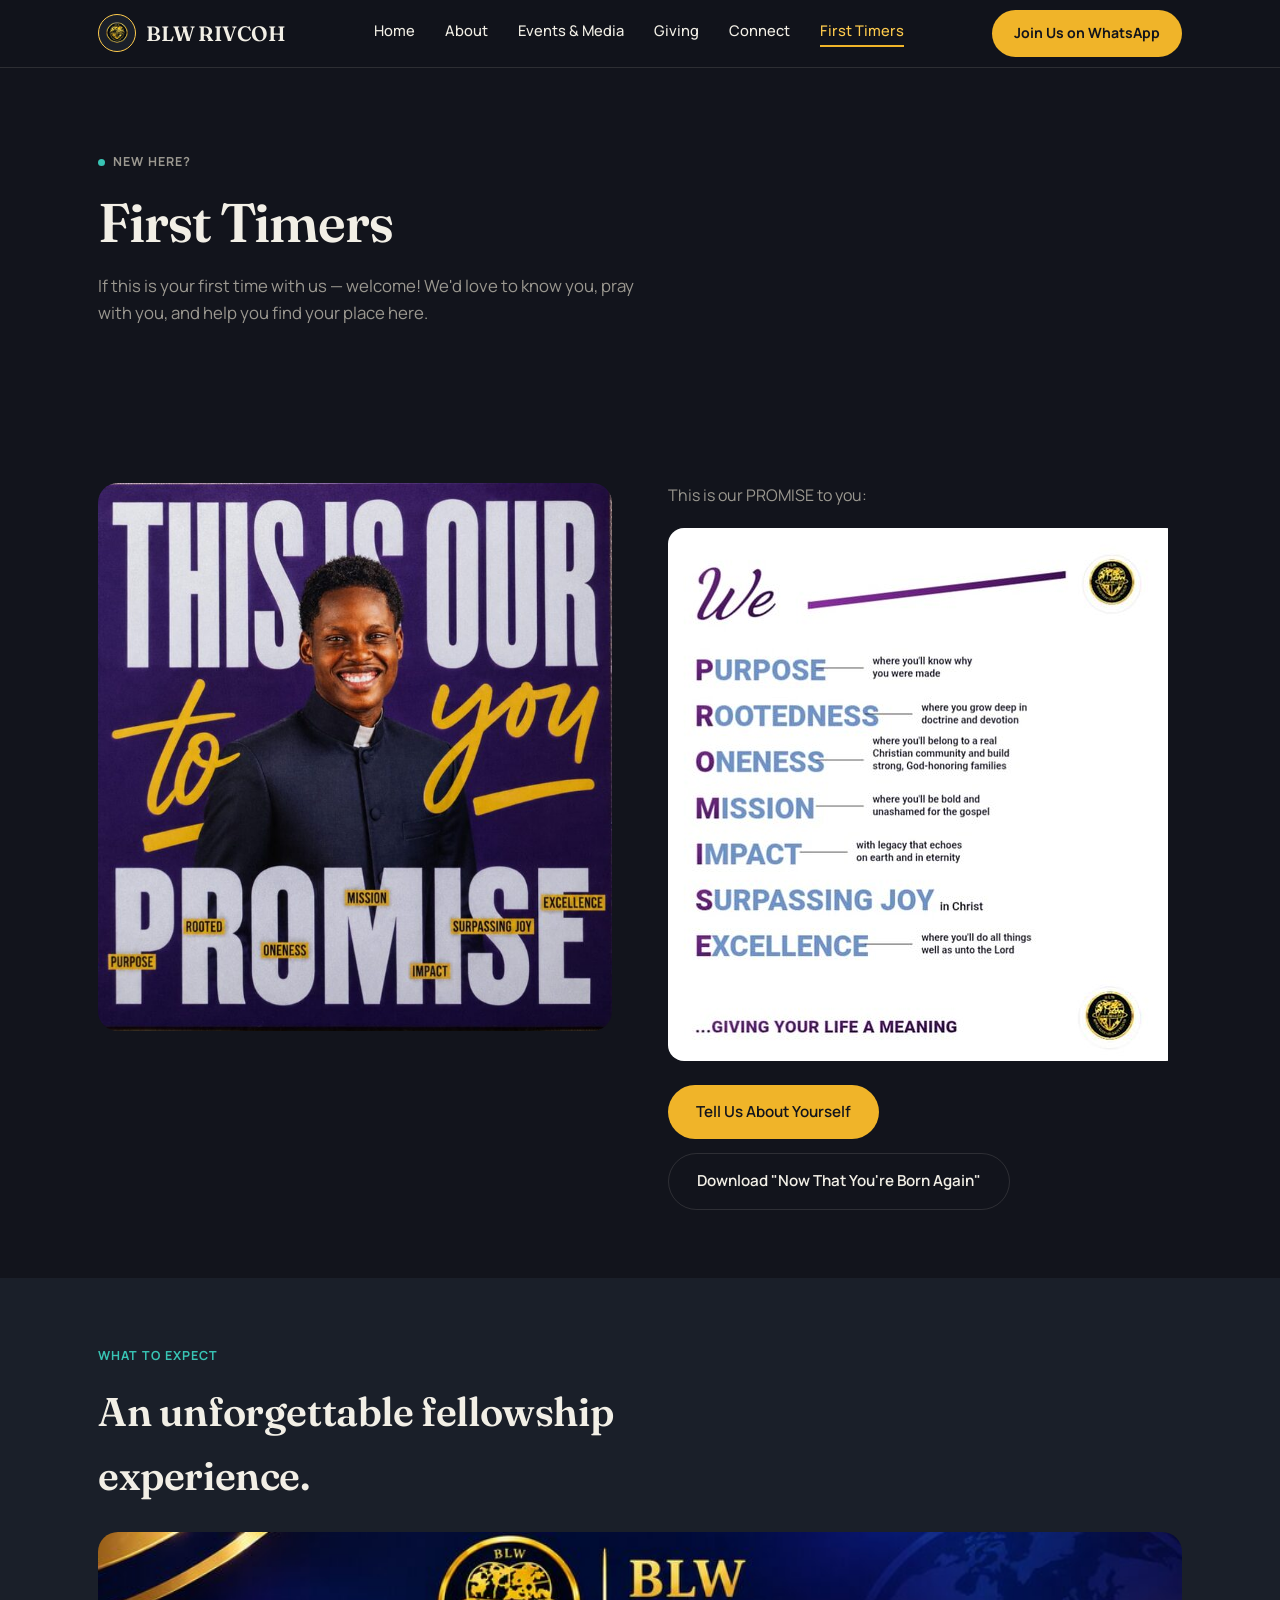
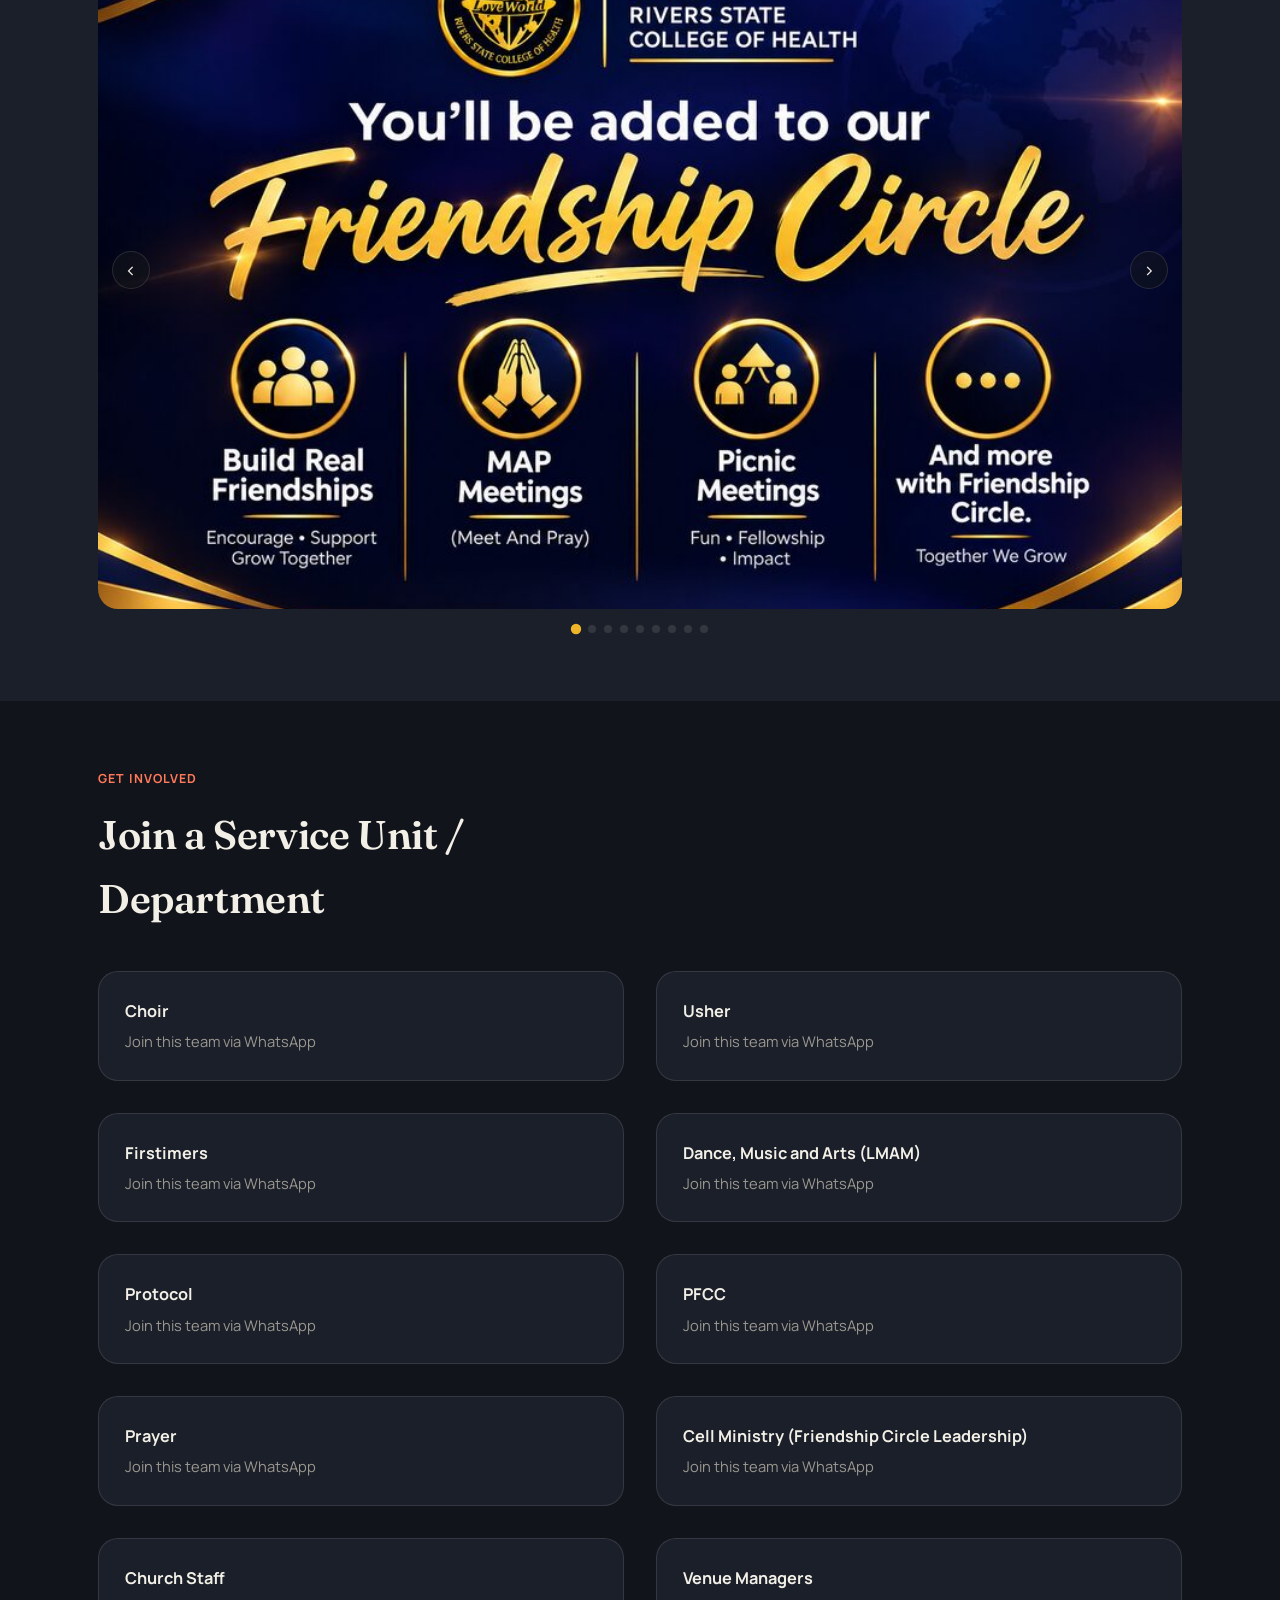
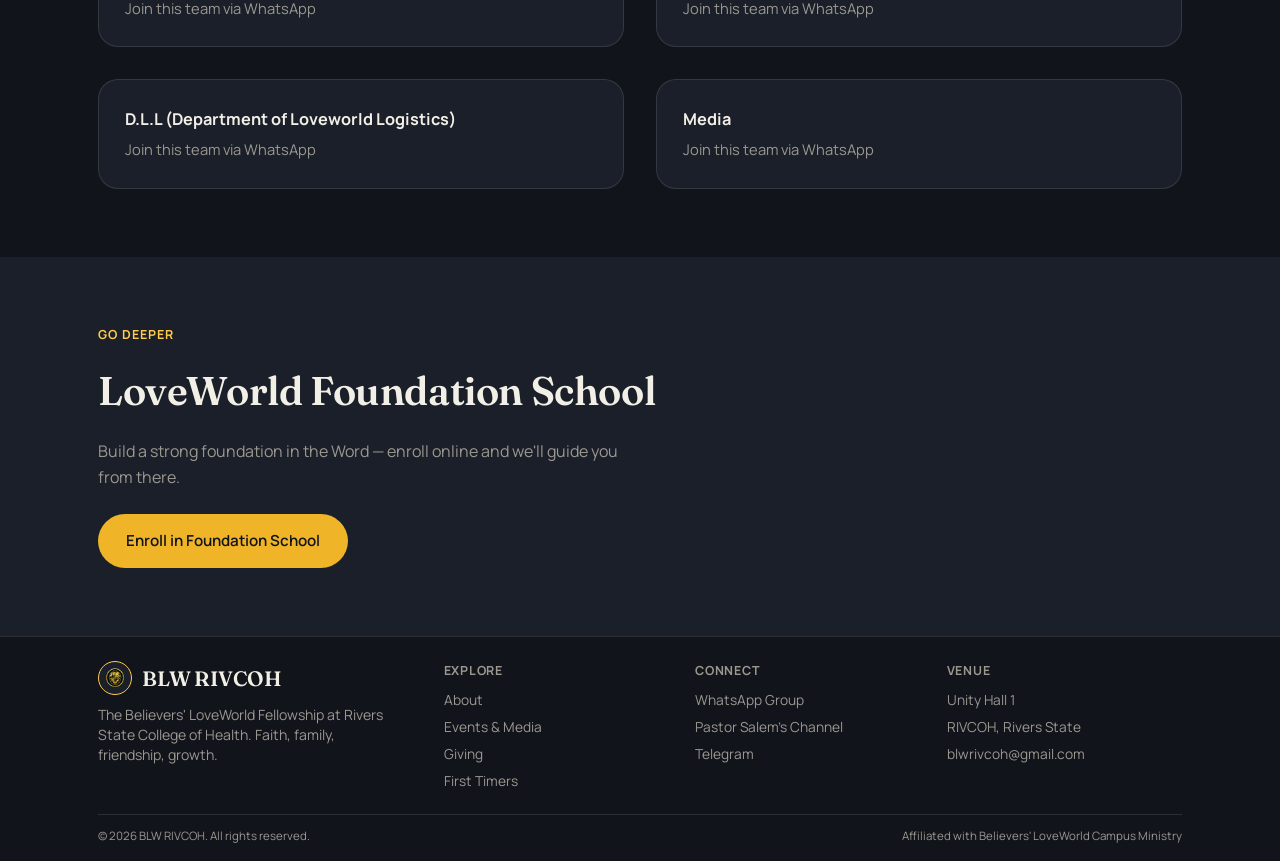
<file: first-timers.html>
<!DOCTYPE html>
<html lang="en">
<head>
<meta charset="UTF-8">
<meta name="viewport" content="width=device-width, initial-scale=1.0">
<title>First Timers — BLW RIVCOH</title>
<meta name="description" content="First Timers Ministry at BLW RIVCOH — tell us about yourself">
<link rel="stylesheet" href="style.css?v=2">
</head>
<body>
<header class="site">
  <div class="wrap">
    <a href="index.html" class="logo">
      <span class="seal" style="width:38px;height:38px;border-color:var(--gold-soft);"><img src="logo.png" alt="BLW RIVCOH emblem"></span>
      <span class="logo-text">BLW RIVCOH</span>
    </a>
    <nav class="links">
      <a href="index.html">Home</a>
      <a href="about.html">About</a>
      <a href="events.html">Events & Media</a>
      <a href="giving.html">Giving</a>
      <a href="connect.html">Connect</a>
      <a href="first-timers.html" class="active">First Timers</a>
    </nav>
    <a href="https://chat.whatsapp.com/Gx4Jm9z4L697sbYzjGotoB?s=cl&p=a&ilr=4" target="_blank" rel="noopener" class="cta-pill">Join Us on WhatsApp</a>
    <div class="hamburger" id="hamburgerBtn" onclick="toggleMobileMenu()">
      <span></span><span></span><span></span>
    </div>
  </div>
  <nav class="mobile-menu" id="mobileMenu">
    <a href="index.html" onclick="closeMobileMenu()">Home</a>
    <a href="about.html" onclick="closeMobileMenu()">About</a>
    <a href="events.html" onclick="closeMobileMenu()">Events & Media</a>
    <a href="giving.html" onclick="closeMobileMenu()">Giving</a>
    <a href="connect.html" onclick="closeMobileMenu()">Connect</a>
    <a href="first-timers.html" class="active" onclick="closeMobileMenu()">First Timers</a>
  </nav>
</header>

<section class="page-hero">
  <div class="wrap">
    <div class="eyebrow">New here?</div>
    <h1>First Timers</h1>
    <p class="lede">If this is your first time with us — welcome! We'd love to know you, pray with you, and help you find your place here.</p>
  </div>
</section>

<section>
  <div class="wrap">
    <div class="ft-grid">
      <div class="ft-poster">
        <img src="promise-poster.jpg" alt="This is our PROMISE to you">
      </div>
      <div class="ft-text">
        <p>This is our PROMISE to you:</p>
        <div class="ft-acrostic">
          <img src="promise-acrostic.jpg" alt="Our PROMISE acrostic">
        </div>
        <div style="display:flex;flex-wrap:wrap;gap:14px;">
          <a href="#" onclick="return showFirstTimerModal(event)" class="btn btn-primary">Tell Us About Yourself</a>
          <a href="now-born-again.pdf" download class="btn btn-outline">Download "Now That You're Born Again"</a>
        </div>
      </div>
    </div>
  </div>
</section>

<section style="background:var(--surface);">
  <div class="wrap">
    <div class="kicker" style="color:var(--teal);">What to expect</div>
    <h2 class="section-title" style="margin-bottom:24px;">An unforgettable fellowship experience.</h2>
    <div class="carousel">
      <div class="carousel-track" id="carouselTrack">
        <div class="carousel-slide"><img src="slide1.jpg" alt="Welcome First Timers Online"></div>
        <div class="carousel-slide"><img src="slide2.jpg" alt="We'll give you an Unforgettable Fellowship Experience"></div>
        <div class="carousel-slide"><img src="slide3.jpg" alt="You'll be added to our Friendship Circle"></div>
        <div class="carousel-slide"><img src="slide4.jpg" alt="Join a Service Unit or Department"></div>
        <div class="carousel-slide"><img src="slide5.jpg" alt="New people, real connections, a family"></div>
        <div class="carousel-slide"><img src="slide6.jpg" alt="Friendship Circle - more than a group, it's a family"></div>
        <div class="carousel-slide"><img src="slide7.jpg" alt="Come as you are, there's a place for you"></div>
        <div class="carousel-slide"><img src="slide8.jpg" alt="Together in fellowship, with Christ, with people"></div>
        <div class="carousel-slide"><img src="slide9.jpg" alt="See you at fellowship"></div>
      </div>
      <div class="carousel-arrow prev" id="carouselPrev">&#8249;</div>
      <div class="carousel-arrow next" id="carouselNext">&#8250;</div>
    </div>
    <div class="carousel-dots" id="carouselDots"></div>
  </div>
</section>

<section>
  <div class="wrap">
    <div class="kicker" style="color:var(--coral);">Get involved</div>
    <h2 class="section-title" style="margin-bottom:24px;">Join a Service Unit / Department</h2>
    <div class="loc-grid">
      <a class="loc-card" href="https://chat.whatsapp.com/FQgQZCqbXJ56E2EJf7VbvY?s=cl&p=a&mlu=4&ilr=4" target="_blank" rel="noopener">
        <h4>Choir</h4><p>Join this team via WhatsApp</p>
      </a>
      <a class="loc-card" href="https://chat.whatsapp.com/BAOSnK5s6zWHpcLwZBRfQV?s=cl&p=a&mlu=4&ilr=4" target="_blank" rel="noopener">
        <h4>Usher</h4><p>Join this team via WhatsApp</p>
      </a>
      <a class="loc-card" href="https://chat.whatsapp.com/HdoFHfA4VZe7MAcTajv4xT?s=cl&p=a&mlu=4&ilr=4" target="_blank" rel="noopener">
        <h4>Firstimers</h4><p>Join this team via WhatsApp</p>
      </a>
      <a class="loc-card" href="https://chat.whatsapp.com/KoltsgarNvl8XZm0iVfCOU?s=cl&p=a&mlu=4&ilr=4" target="_blank" rel="noopener">
        <h4>Dance, Music and Arts (LMAM)</h4><p>Join this team via WhatsApp</p>
      </a>
      <a class="loc-card" href="https://chat.whatsapp.com/BAOSnK5s6zWHpcLwZBRfQV?s=cl&p=a&mlu=4&ilr=4" target="_blank" rel="noopener">
        <h4>Protocol</h4><p>Join this team via WhatsApp</p>
      </a>
      <a class="loc-card" href="https://chat.whatsapp.com/E0mIt5chEifG2b4DKjR88i?s=cl&p=a&mlu=4&ilr=4" target="_blank" rel="noopener">
        <h4>PFCC</h4><p>Join this team via WhatsApp</p>
      </a>
      <a class="loc-card" href="https://chat.whatsapp.com/E0mIt5chEifG2b4DKjR88i?s=cl&p=a&mlu=4&ilr=4" target="_blank" rel="noopener">
        <h4>Prayer</h4><p>Join this team via WhatsApp</p>
      </a>
      <a class="loc-card" href="https://chat.whatsapp.com/E83BmRdsYkn4kYOe6YzMq0?s=cl&p=a&mlu=4&ilr=4" target="_blank" rel="noopener">
        <h4>Cell Ministry (Friendship Circle Leadership)</h4><p>Join this team via WhatsApp</p>
      </a>
      <a class="loc-card" href="https://chat.whatsapp.com/LhEcj5s9mnoJ5POZK8xMCs?s=cl&p=a&mlu=4&ilr=4" target="_blank" rel="noopener">
        <h4>Church Staff</h4><p>Join this team via WhatsApp</p>
      </a>
      <a class="loc-card" href="https://chat.whatsapp.com/I8JaYvi5o9v8Q9N4ix65CA?s=cl&p=a&mlu=4&ilr=4" target="_blank" rel="noopener">
        <h4>Venue Managers</h4><p>Join this team via WhatsApp</p>
      </a>
      <a class="loc-card" href="https://chat.whatsapp.com/ICVcJMRSNK5IAOSgQ3nPrc?s=cl&p=a&mlu=4&ilr=4" target="_blank" rel="noopener">
        <h4>D.L.L (Department of Loveworld Logistics)</h4><p>Join this team via WhatsApp</p>
      </a>
      <a class="loc-card" href="https://chat.whatsapp.com/EPCRensdBka8N9oOQg3M3A" target="_blank" rel="noopener">
        <h4>Media</h4><p>Join this team via WhatsApp</p>
      </a>
    </div>
  </div>
</section>

<section id="foundation-school" style="background:var(--surface);scroll-margin-top:80px;">
  <div class="wrap">
    <div class="kicker" style="color:var(--gold-soft);">Go deeper</div>
    <h2 class="section-title" style="margin-bottom:16px;">LoveWorld Foundation School</h2>
    <p style="color:var(--muted);max-width:52ch;margin-bottom:24px;">Build a strong foundation in the Word — enroll online and we'll guide you from there.</p>
    <a href="#" onclick="return showFoundationModal(event)" class="btn btn-primary">Enroll in Foundation School</a>
  </div>
</section>

<div class="modal-overlay" id="firstTimerModal">
  <div class="modal-box wide">
    <h3 style="text-align:center;margin-bottom:4px;">First Timers Ministry</h3>
    <p style="text-align:center;font-size:0.85rem;">Fill this in and we'll follow up with you personally.</p>
    <form class="ft-form" id="firstTimerForm">
      <label>Full Name</label>
      <input type="text" id="ft_name" required>
      <div class="row2">
        <div><label>Phone Number</label><input type="tel" id="ft_phone" required></div>
        <div><label>Gender</label><select id="ft_gender"><option>Male</option><option>Female</option></select></div>
      </div>
      <label>Birthday</label>
      <input type="text" id="ft_birthday" placeholder="e.g. 14th March">
      <div class="row2">
        <div><label>Faculty</label><input type="text" id="ft_faculty"></div>
        <div><label>Department</label><input type="text" id="ft_dept"></div>
      </div>
      <label>Level</label>
      <input type="text" id="ft_level">
      <label>Address</label>
      <input type="text" id="ft_address">
      <label>Occupation</label>
      <input type="text" id="ft_occupation">
      <div class="row2">
        <div><label>Are you born again?</label><select id="ft_bornagain"><option>Yes</option><option>No</option></select></div>
        <div><label>If yes, when?</label><input type="text" id="ft_bornagain_when"></div>
      </div>
      <label>Who invited you?</label>
      <input type="text" id="ft_invitedby">
      <label>Which day of the week would you like us to visit you?</label>
      <input type="text" id="ft_visitday">
      <fieldset>
        <label style="margin-top:0;">Would you like to be a member?</label>
        <div class="radio-row">
          <label><input type="radio" name="ft_member" value="Yes" checked> Yes</label>
          <label><input type="radio" name="ft_member" value="No"> No</label>
        </div>
      </fieldset>
      <fieldset>
        <label style="margin-top:0;">Have you attended Foundation School?</label>
        <div class="radio-row">
          <label><input type="radio" name="ft_fs_attended" value="Yes" checked> Yes</label>
          <label><input type="radio" name="ft_fs_attended" value="No"> No</label>
        </div>
      </fieldset>
      <fieldset>
        <label style="margin-top:0;">Would you like to attend Foundation School?</label>
        <div class="radio-row">
          <label><input type="radio" name="ft_fs_wants" value="Yes" checked> Yes</label>
          <label><input type="radio" name="ft_fs_wants" value="No"> No</label>
        </div>
      </fieldset>
      <label>How was the service?</label>
      <textarea id="ft_feedback" rows="2"></textarea>
      <div class="modal-btns" style="margin-top:22px;">
        <button type="submit" class="btn btn-primary" style="justify-content:center;">Send to the Fellowship</button>
        <button type="button" class="modal-close" onclick="closeFirstTimerModal()">Cancel</button>
      </div>
    </form>
  </div>
</div>

<footer>
  <div class="wrap">
    <div class="footer-grid">
      <div>
        <div class="logo" style="margin-bottom:10px;">
          <span class="seal" style="width:34px;height:34px;border-color:var(--gold-soft);"><img src="logo.png" alt=""></span>
          BLW RIVCOH
        </div>
        <p style="color:var(--muted);font-size:0.88rem;max-width:32ch;line-height:1.4;">The Believers' LoveWorld Fellowship at Rivers State College of Health. Faith, family, friendship, growth.</p>
      </div>
      <div>
        <h5>Explore</h5>
        <a href="about.html">About</a>
        <a href="events.html">Events & Media</a>
        <a href="giving.html">Giving</a>
        <a href="first-timers.html">First Timers</a>
      </div>
      <div>
        <h5>Connect</h5>
        <a href="https://chat.whatsapp.com/Gx4Jm9z4L697sbYzjGotoB?s=cl&p=a&ilr=4" target="_blank" rel="noopener">WhatsApp Group</a>
        <a href="https://whatsapp.com/channel/0029Vb63571CsU9Z5BHlNw1o" target="_blank" rel="noopener">Pastor Salem's Channel</a>
        <a href="https://t.me/+ljgxhKCfVv1hMzQ8" target="_blank" rel="noopener">Telegram</a>
      </div>
      <div>
        <h5>Venue</h5>
        <a href="connect.html">Unity Hall 1</a>
        <a href="connect.html">RIVCOH, Rivers State</a>
        <a href="mailto:blwrivcoh@gmail.com">blwrivcoh@gmail.com</a>
      </div>
    </div>
    <div class="foot-bottom">
      <span>© 2026 BLW RIVCOH. All rights reserved.</span>
      <span>Affiliated with Believers' LoveWorld Campus Ministry</span>
    </div>
  </div>
</footer>
<div class="modal-overlay" id="foundationModal">
  <div class="modal-box wide">
    <h3 style="text-align:center;margin-bottom:4px;">LoveWorld Foundation School</h3>
    <p style="text-align:center;font-size:0.85rem;">Online Registration — please provide the following details to complete your enrollment.</p>
    <form class="ft-form" id="foundationForm">
      <label>Full Name (with title preference)</label>
      <div class="row2">
        <select id="fs_title">
          <option>Brother</option>
          <option>Sister</option>
        </select>
        <input type="text" id="fs_name" placeholder="Full name" required>
      </div>

      <label>Address (include hostel name and room number)</label>
      <input type="text" id="fs_address" required>

      <label>Email Address</label>
      <input type="email" id="fs_email" required>

      <label>Active WhatsApp Mobile Number</label>
      <input type="tel" id="fs_whatsapp" required>

      <label>Active Call Line</label>
      <input type="tel" id="fs_callline">

      <label>Church Info (your local church, or cell group / Friendship Circle details)</label>
      <input type="text" id="fs_churchinfo">

      <label>Study Availability — Preferred Days</label>
      <select id="fs_days">
        <option>Weekdays</option>
        <option>Weekends</option>
        <option>Weekdays & Weekends</option>
      </select>

      <label>Study Availability — Preferred Time</label>
      <select id="fs_time">
        <option>Morning</option>
        <option>Afternoon</option>
        <option>Evening</option>
      </select>

      <label>Baptism Status</label>
      <select id="fs_baptism">
        <option>Yes</option>
        <option>No</option>
        <option>I want to be Baptised Again</option>
      </select>

      <div class="modal-btns" style="margin-top:22px;">
        <button type="submit" class="btn btn-primary" style="justify-content:center;">Submit Enrollment</button>
        <button type="button" class="modal-close" onclick="closeFoundationModal()">Cancel</button>
      </div>
    </form>
  </div>
</div>

<script src="script.js?v=2"></script>
</body>
</html>
</file>
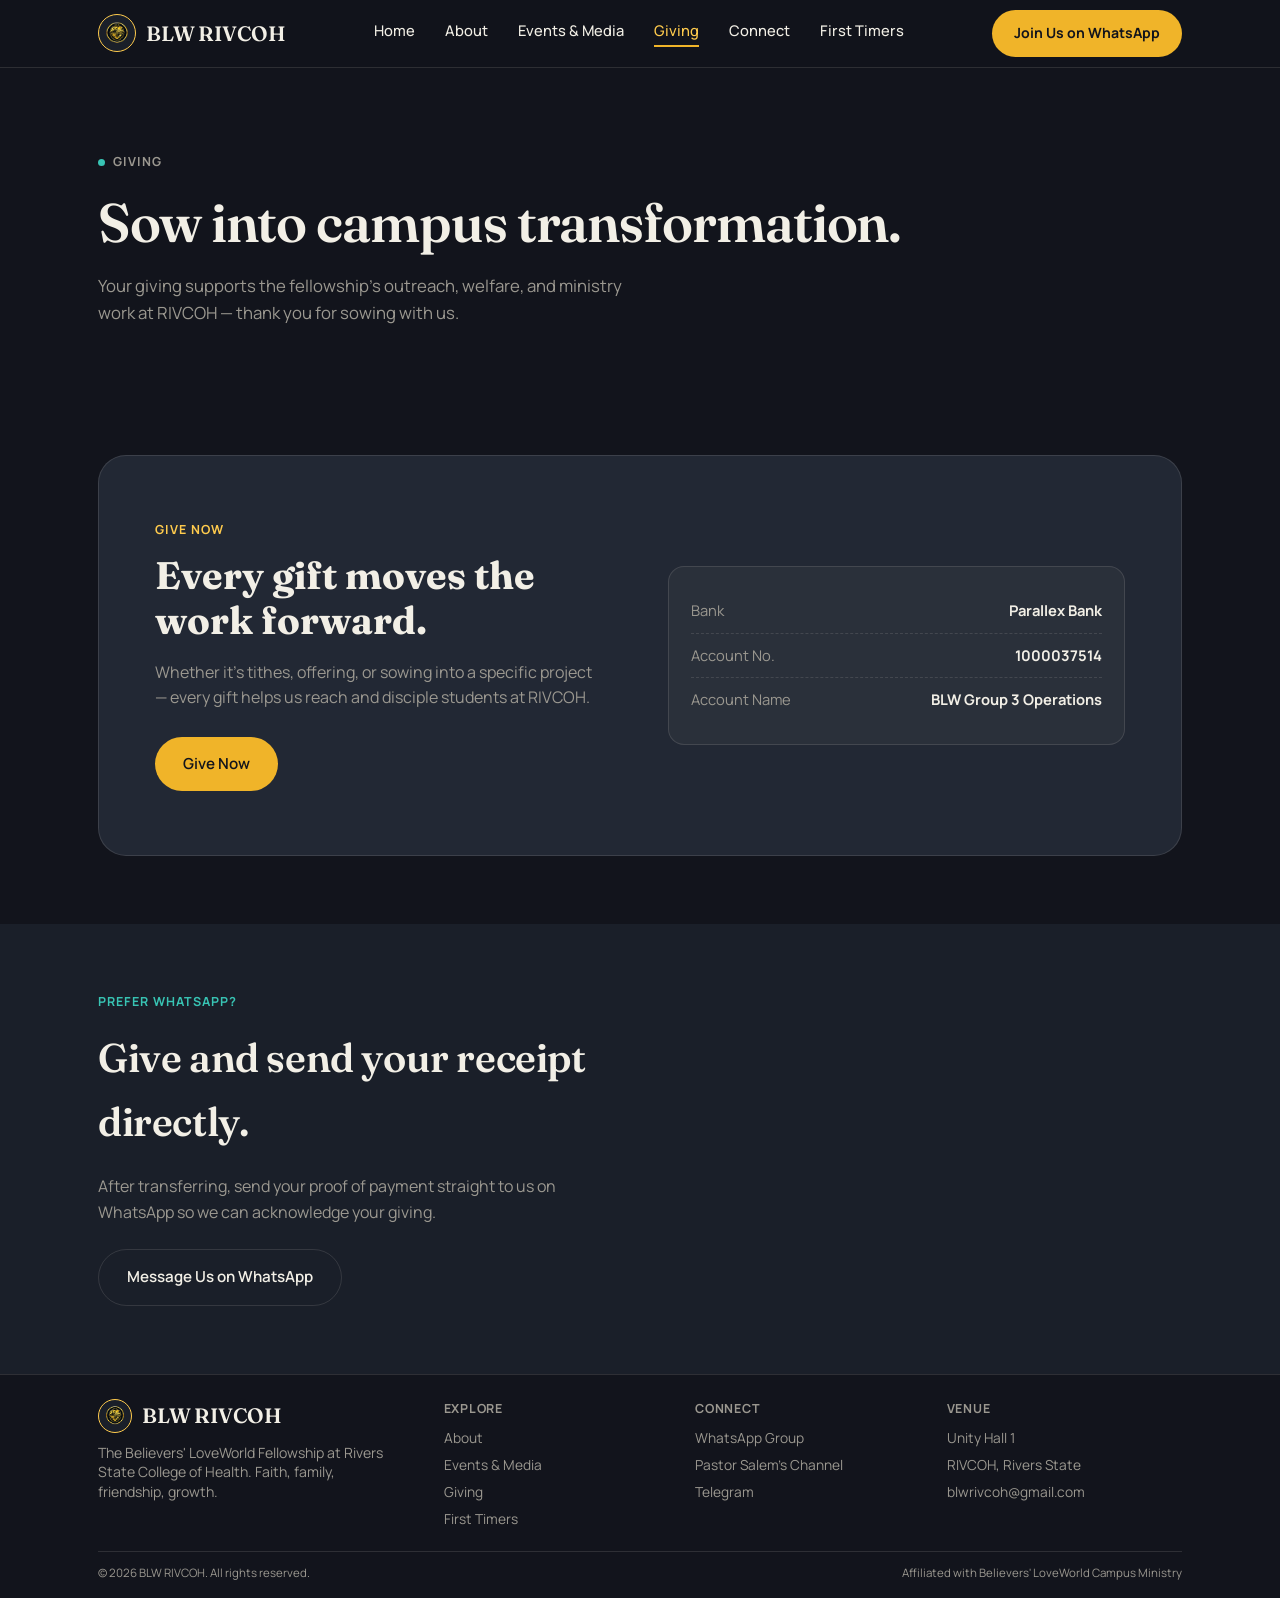
<file: giving.html>
<!DOCTYPE html>
<html lang="en">
<head>
<meta charset="UTF-8">
<meta name="viewport" content="width=device-width, initial-scale=1.0">
<title>Events — BLW RIVCOH</title>
<meta name="description" content="Give to BLW RIVCOH — support campus ministry, outreach, and welfare">
<link rel="stylesheet" href="style.css?v=2">
</head>
<body>
<header class="site">
  <div class="wrap">
    <a href="index.html" class="logo">
      <span class="seal" style="width:38px;height:38px;border-color:var(--gold-soft);"><img src="logo.png" alt="BLW RIVCOH emblem"></span>
      <span class="logo-text">BLW RIVCOH</span>
    </a>
    <nav class="links">
      <a href="index.html">Home</a>
      <a href="about.html">About</a>
      <a href="events.html">Events & Media</a>
      <a href="giving.html" class="active">Giving</a>
      <a href="connect.html">Connect</a>
      <a href="first-timers.html">First Timers</a>
    </nav>
    <a href="https://chat.whatsapp.com/Gx4Jm9z4L697sbYzjGotoB?s=cl&p=a&ilr=4" target="_blank" rel="noopener" class="cta-pill">Join Us on WhatsApp</a>
    <div class="hamburger" id="hamburgerBtn" onclick="toggleMobileMenu()">
      <span></span><span></span><span></span>
    </div>
  </div>
  <nav class="mobile-menu" id="mobileMenu">
    <a href="index.html" onclick="closeMobileMenu()">Home</a>
    <a href="about.html" onclick="closeMobileMenu()">About</a>
    <a href="events.html" onclick="closeMobileMenu()">Events & Media</a>
    <a href="giving.html" class="active" onclick="closeMobileMenu()">Giving</a>
    <a href="connect.html" onclick="closeMobileMenu()">Connect</a>
    <a href="first-timers.html" onclick="closeMobileMenu()">First Timers</a>
  </nav>
</header>

<section class="page-hero">
  <div class="wrap">
    <div class="eyebrow">Giving</div>
    <h1>Sow into campus transformation.</h1>
    <p class="lede">Your giving supports the fellowship's outreach, welfare, and ministry work at RIVCOH — thank you for sowing with us.</p>
  </div>
</section>

<section>
  <div class="wrap">
    <div class="giving">
      <div class="giving-inner">
        <div>
          <div class="kicker" style="color:var(--gold-soft);">Give Now</div>
          <h2>Every gift moves the work forward.</h2>
          <p>Whether it's tithes, offering, or sowing into a specific project — every gift helps us reach and disciple students at RIVCOH.</p>
          <a href="https://wa.me/2348143243065" onclick="return showGivingModal(event)" class="btn btn-primary" style="background:var(--gold);color:var(--bg);">Give Now</a>
        </div>
        <div class="giving-box">
          <div class="row"><span class="k">Bank</span><span class="v">Parallex Bank</span></div>
          <div class="row"><span class="k">Account No.</span><span class="v">1000037514</span></div>
          <div class="row"><span class="k">Account Name</span><span class="v">BLW Group 3 Operations</span></div>
        </div>
      </div>
    </div>
  </div>
</section>

<section style="background:var(--surface);">
  <div class="wrap">
    <div class="kicker" style="color:var(--teal);">Prefer WhatsApp?</div>
    <h2 class="section-title" style="margin-bottom:20px;">Give and send your receipt directly.</h2>
    <p style="color:var(--muted);max-width:52ch;margin-bottom:24px;">After transferring, send your proof of payment straight to us on WhatsApp so we can acknowledge your giving.</p>
    <a href="https://wa.me/2348143243065?text=Hi%2C%20I%27ve%20just%20made%20a%20giving%20transfer%2C%20here%27s%20my%20proof%20of%20payment." target="_blank" rel="noopener" class="btn btn-outline">Message Us on WhatsApp</a>
  </div>
</section>

<div class="modal-overlay" id="givingModal">
  <div class="modal-box">
    <span class="seal"><svg width="24" height="24" viewBox="0 0 24 24" fill="none" stroke="currentColor" stroke-width="1.5" style="color:var(--teal);"><path d="M12 2v6M12 16v6M2 12h6M16 12h6M5 5l4 4M15 15l4 4M19 5l-4 4M9 15l-4 4"/></svg></span>
    <h3>Thank you for sowing!</h3>
    <p>After you've made your transfer, kindly send your receipt or proof of payment to <span class="num">+234 814 324 3065</span> on WhatsApp — this helps us acknowledge your giving.</p>
    <div class="modal-btns">
      <a href="https://wa.me/2348143243065?text=Hi%2C%20I%27ve%20just%20made%20a%20giving%20transfer%2C%20here%27s%20my%20proof%20of%20payment." target="_blank" rel="noopener" class="btn btn-primary">Send Proof on WhatsApp</a>
      <button class="modal-close" onclick="closeGivingModal()">Maybe later</button>
    </div>
  </div>
</div>

<footer>
  <div class="wrap">
    <div class="footer-grid">
      <div>
        <div class="logo" style="margin-bottom:10px;">
          <span class="seal" style="width:34px;height:34px;border-color:var(--gold-soft);"><img src="logo.png" alt=""></span>
          BLW RIVCOH
        </div>
        <p style="color:var(--muted);font-size:0.88rem;max-width:32ch;line-height:1.4;">The Believers' LoveWorld Fellowship at Rivers State College of Health. Faith, family, friendship, growth.</p>
      </div>
      <div>
        <h5>Explore</h5>
        <a href="about.html">About</a>
        <a href="events.html">Events & Media</a>
        <a href="giving.html">Giving</a>
        <a href="first-timers.html">First Timers</a>
      </div>
      <div>
        <h5>Connect</h5>
        <a href="https://chat.whatsapp.com/Gx4Jm9z4L697sbYzjGotoB?s=cl&p=a&ilr=4" target="_blank" rel="noopener">WhatsApp Group</a>
        <a href="https://whatsapp.com/channel/0029Vb63571CsU9Z5BHlNw1o" target="_blank" rel="noopener">Pastor Salem's Channel</a>
        <a href="https://t.me/+ljgxhKCfVv1hMzQ8" target="_blank" rel="noopener">Telegram</a>
      </div>
      <div>
        <h5>Venue</h5>
        <a href="connect.html">Unity Hall 1</a>
        <a href="connect.html">RIVCOH, Rivers State</a>
        <a href="mailto:blwrivcoh@gmail.com">blwrivcoh@gmail.com</a>
      </div>
    </div>
    <div class="foot-bottom">
      <span>© 2026 BLW RIVCOH. All rights reserved.</span>
      <span>Affiliated with Believers' LoveWorld Campus Ministry</span>
    </div>
  </div>
</footer>
<script src="script.js?v=2"></script>
</body>
</html>
</file>
<file: style.css>
@import url('https://fonts.googleapis.com/css2?family=Fraunces:opsz,wght@9..144,500;9..144,600;9..144,700&family=Manrope:wght@400;500;600;700;800&display=swap');

:root{
  --bg:#12141C;
  --surface:#1A1F29;
  --surface-2:#222834;
  --text:#F2EFE6;
  --muted:#9B9890;
  --gold:#F0B429;
  --gold-soft:#FFCB4D;
  --teal:#38C4B4;
  --coral:#FF7A59;
  --line:rgba(242,239,230,0.12);
}
*{box-sizing:border-box;margin:0;padding:0;}
html{scroll-behavior:smooth;}
#salvation{scroll-margin-top:80px;}
html,body{overflow-x:hidden;max-width:100%;}
body{
  font-family:'Manrope',sans-serif;
  background:var(--bg);
  color:var(--text);
  line-height:1.6;
}
h1,h2,h3,.serif{font-family:'Fraunces',serif;}
a{color:inherit;text-decoration:none;}
img{max-width:100%;display:block;}
.wrap{max-width:1180px;margin:0 auto;padding:0 24px;}
@media(min-width:900px){.wrap{padding:0 48px;}}

/* DUOTONE */
.duo{position:relative;overflow:hidden;}
.duo img{filter:grayscale(0.75) contrast(1.08) brightness(0.9);}
.duo::after{content:"";position:absolute;inset:0;mix-blend-mode:color;opacity:0.55;pointer-events:none;}
.duo-gold::after{background:var(--gold);}
.duo-teal::after{background:var(--teal);}
.duo-coral::after{background:var(--coral);}

.sparkle{display:inline-block;width:16px;height:16px;vertical-align:middle;opacity:0.8;}

/* NAV */
header.site{
  position:sticky;top:0;z-index:50;
  background:rgba(18,20,28,0.92);
  backdrop-filter:blur(8px);
  border-bottom:1px solid var(--line);
}
header.site .wrap{display:flex;align-items:center;justify-content:space-between;height:auto;min-height:64px;padding-top:10px;padding-bottom:10px;gap:10px;flex-wrap:nowrap;}
.logo{font-family:'Fraunces',serif;font-size:1.3rem;font-weight:600;letter-spacing:-0.01em;color:var(--text);display:flex;align-items:center;gap:10px;}
.logo-text{white-space:nowrap;}
nav.links{display:none;gap:30px;font-size:0.92rem;font-weight:500;}
nav.links a{position:relative;padding-bottom:4px;color:var(--text);}
nav.links a.active{color:var(--gold-soft);}
nav.links a::after{content:"";position:absolute;left:0;bottom:0;width:0;height:2px;background:var(--gold);transition:width .2s ease;}
nav.links a:hover::after,nav.links a.active::after{width:100%;}
@media(min-width:960px){nav.links{display:flex;}}
.cta-pill{
  background:var(--gold);color:var(--bg);
  padding:12px 22px;border-radius:100px;font-size:0.88rem;font-weight:700;
  white-space:nowrap;transition:transform .22s cubic-bezier(.34,1.56,.64,1), box-shadow .25s ease;
}
.cta-pill:hover,.cta-pill.touch-active{transform:translateY(-2px) scale(1.04);box-shadow:0 10px 22px rgba(240,180,41,0.4);}
@media(max-width:520px){
  .logo{font-size:0.95rem;gap:6px;}
  .logo .seal{width:30px !important;height:30px !important;}
  .cta-pill{padding:8px 12px;font-size:0.7rem;}
  .hamburger{padding:6px;}
}
@media(max-width:400px){ .logo-text{display:none;} }

.hamburger{display:flex;flex-direction:column;gap:5px;cursor:pointer;padding:8px;}
.hamburger span{width:22px;height:2px;background:var(--text);transition:transform .2s ease, opacity .2s ease;}
@media(min-width:960px){.hamburger{display:none;}}
.hamburger.open span:nth-child(1){transform:translateY(7px) rotate(45deg);}
.hamburger.open span:nth-child(2){opacity:0;}
.hamburger.open span:nth-child(3){transform:translateY(-7px) rotate(-45deg);}

.mobile-menu{display:none;flex-direction:column;background:var(--surface);border-bottom:1px solid var(--line);overflow:hidden;max-height:0;transition:max-height .3s ease;}
.mobile-menu.open{display:flex;max-height:500px;}
.mobile-menu a{padding:16px 24px;border-bottom:1px solid var(--line);font-weight:600;color:var(--text);}
.mobile-menu a.active{color:var(--gold-soft);}
.mobile-menu a:last-child{border-bottom:none;}
@media(min-width:960px){.mobile-menu{display:none !important;}}

/* PAGE HERO (used on interior pages) */
.page-hero{padding:40px 0 36px;}
@media(min-width:960px){.page-hero{padding:80px 0 60px;}}
.eyebrow{display:inline-flex;align-items:center;gap:8px;font-size:0.78rem;font-weight:700;letter-spacing:0.08em;text-transform:uppercase;color:var(--muted);margin-bottom:22px;}
.eyebrow::before{content:"";width:7px;height:7px;border-radius:50%;background:var(--teal);}
.page-hero h1{font-size:2.4rem;font-weight:600;line-height:1.08;letter-spacing:-0.02em;margin-bottom:20px;}
@media(min-width:760px){.page-hero h1{font-size:3.4rem;}}
.page-hero p.lede{font-size:1.05rem;color:var(--muted);max-width:56ch;}

/* HOME HERO */
.hero{padding:40px 0 52px;}
@media(min-width:960px){.hero{padding:88px 0 110px;}}
.hero-grid{display:grid;grid-template-columns:1fr;gap:44px;align-items:center;}
@media(min-width:960px){.hero-grid{grid-template-columns:1.05fr 0.95fr;gap:64px;}}
.hero h1{font-size:2.7rem;font-weight:600;line-height:1.04;letter-spacing:-0.02em;margin-bottom:24px;}
@media(min-width:640px){.hero h1{font-size:4rem;}}
@media(min-width:1100px){.hero h1{font-size:5rem;}}
.hero p.lede{font-size:1.1rem;color:var(--muted);max-width:46ch;margin-bottom:34px;}
.hero-ctas{display:flex;flex-wrap:wrap;gap:16px;margin-bottom:40px;}
.btn{display:inline-flex;align-items:center;gap:8px;padding:15px 28px;border-radius:100px;font-weight:600;font-size:0.95rem;transition:transform .22s cubic-bezier(.34,1.56,.64,1), box-shadow .25s ease, background-color .2s ease, color .2s ease;}
.btn:hover,.btn.touch-active{transform:translateY(-3px) scale(1.03);}
.btn:active{transform:translateY(-1px) scale(0.99);}
.btn-primary{background:var(--gold);color:var(--bg);}
.btn-primary:hover,.btn-primary.touch-active{background:var(--gold-soft);box-shadow:0 12px 28px rgba(217,169,78,0.4);}
.btn-outline{border:1.5px solid var(--line);color:var(--text);}
.btn-outline:hover{border-color:var(--teal);color:var(--teal);box-shadow:0 10px 24px rgba(56,196,180,0.2);}
.hero-meta{display:flex;gap:28px;flex-wrap:wrap;font-size:0.86rem;color:var(--muted);}
.hero-meta strong{color:var(--text);font-weight:700;}

.hero-visual{position:relative;border-radius:28px;overflow:hidden;aspect-ratio:4/5;transition:transform .4s ease;}
.hero-visual:hover img{transform:scale(1.045);}
.hero-visual img{width:100%;height:100%;object-fit:cover;transition:transform .5s ease;}
.hero-badge{position:absolute;bottom:20px;left:20px;right:20px;background:rgba(18,20,28,0.82);backdrop-filter:blur(6px);border:1px solid var(--line);border-radius:16px;padding:16px 18px;display:flex;align-items:center;gap:14px;}
.hero-badge .txt .t1{font-weight:700;font-size:0.9rem;color:var(--text);}
.hero-badge .txt .t2{font-size:0.78rem;color:var(--muted);}

.promo-badge{position:absolute;width:120px;height:120px;border-radius:50%;box-shadow:0 12px 30px rgba(0,0,0,0.45);transform:rotate(-8deg);transition:transform .3s ease;z-index:5;}
.promo-badge:hover{transform:rotate(0deg) scale(1.06);}
.promo-badge img{width:100%;height:100%;border-radius:50%;object-fit:cover;}
@media(min-width:640px){.promo-badge{width:150px;height:150px;}}

/* SECTIONS */
section{padding:48px 0;}
@media(min-width:960px){section{padding:68px 0;}}
.kicker{font-size:0.78rem;font-weight:700;letter-spacing:0.08em;text-transform:uppercase;color:var(--gold-soft);margin-bottom:14px;}
.section-title{font-size:1.9rem;font-weight:600;letter-spacing:-0.01em;max-width:22ch;color:var(--text);}
@media(min-width:900px){.section-title{font-size:2.5rem;}}

.welcome-grid{display:grid;grid-template-columns:1fr;gap:40px;}
@media(min-width:900px){.welcome-grid{grid-template-columns:0.9fr 1.1fr;gap:80px;align-items:start;}}
.welcome-grid p{color:var(--muted);font-size:1.05rem;margin-top:20px;max-width:52ch;}
.welcome-stat{margin-top:36px;display:inline-block;}
.welcome-stat .num{font-family:'Fraunces',serif;font-size:1.5rem;font-weight:600;color:var(--text);}
.welcome-stat .label{font-size:0.85rem;color:var(--muted);}

.gatherings{background:var(--surface);}
.gather-list{margin-top:40px;border-top:1px solid var(--line);}
.gather-row{display:grid;grid-template-columns:64px 1fr auto;gap:20px;align-items:center;padding:28px 0;border-bottom:1px solid var(--line);transition:background-color .2s ease, padding-left .2s ease;}
.gather-row:hover,.gather-row.touch-active{background:rgba(217,169,78,0.08);padding-left:14px;margin-left:-14px;padding-right:14px;margin-right:-14px;border-radius:10px;}
.gather-info h3{font-size:1.2rem;font-weight:600;margin-bottom:6px;color:var(--text);}
.gather-info p{color:var(--muted);font-size:0.92rem;}
.gather-time{font-size:0.92rem;font-weight:700;text-align:right;color:var(--text);}
.gather-time .loc{display:block;font-weight:400;color:var(--muted);font-size:0.8rem;margin-top:3px;}

.story{display:grid;grid-template-columns:1fr;gap:40px;align-items:center;}
@media(min-width:960px){.story{grid-template-columns:1fr 1fr;gap:64px;}}
.story-img{border-radius:24px;overflow:hidden;aspect-ratio:3/4;transition:box-shadow .3s ease;}
.story-img:hover{box-shadow:0 20px 40px rgba(0,0,0,0.5);}
.story-img img{width:100%;height:100%;object-fit:cover;transition:transform .5s ease;}
.story-img:hover img{transform:scale(1.05);}
.story h2{font-size:2rem;line-height:1.15;margin-bottom:22px;color:var(--text);}
@media(min-width:760px){.story h2{font-size:2.6rem;}}
.story h2 .accent{color:var(--teal);}
.story p{color:var(--muted);font-size:1.02rem;margin-bottom:26px;max-width:48ch;}

.media-grid{display:grid;grid-template-columns:1fr;gap:28px;margin-top:40px;}
@media(min-width:760px){.media-grid{grid-template-columns:1.3fr 1fr;}}
.media-feature{border-radius:20px;overflow:hidden;background:var(--surface-2);color:var(--text);position:relative;aspect-ratio:16/11;transition:box-shadow .25s ease;}
.media-feature:hover{box-shadow:0 16px 36px rgba(0,0,0,0.4);}
.media-feature img{width:100%;height:100%;object-fit:cover;opacity:0.85;transition:transform .5s ease;}
.media-feature:hover img{transform:scale(1.06);}
.media-feature .overlay{position:absolute;inset:0;padding:28px;display:flex;flex-direction:column;justify-content:flex-end;background:linear-gradient(0deg,rgba(0,0,0,0.8),transparent 60%);}
.media-feature .tag{font-size:0.75rem;text-transform:uppercase;letter-spacing:0.06em;color:var(--gold-soft);margin-bottom:8px;}
.media-feature h3{font-size:1.4rem;font-weight:600;}
.media-side{display:flex;flex-direction:column;gap:20px;}
.media-item{display:flex;gap:16px;align-items:center;padding-bottom:20px;border-bottom:1px solid var(--line);transition:transform .2s ease;}
.media-item:hover,.media-item.touch-active{transform:translateX(4px);}
.media-item:last-child{border-bottom:none;}
.media-item img{width:64px;height:64px;border-radius:12px;object-fit:cover;flex-shrink:0;transition:transform .4s ease;}
.media-item:hover img{transform:scale(1.08);}
.media-item .t{font-weight:600;font-size:0.98rem;color:var(--text);}
.media-item .s{font-size:0.8rem;color:var(--muted);}

.giving{background:var(--surface-2);border-radius:28px;border:1px solid var(--line);}
.giving-inner{padding:48px 28px;}
@media(min-width:900px){.giving-inner{padding:64px 56px;display:grid;grid-template-columns:1fr 1fr;gap:56px;align-items:center;}}
.giving h2{font-size:1.9rem;line-height:1.15;margin-bottom:18px;color:var(--text);}
@media(min-width:760px){.giving h2{font-size:2.4rem;}}
.giving p{color:var(--muted);margin-bottom:26px;max-width:44ch;}
.giving-box{background:rgba(242,239,230,0.04);border:1px solid var(--line);border-radius:16px;padding:22px;}
.giving-box .row{display:flex;justify-content:space-between;padding:10px 0;border-bottom:1px dashed var(--line);font-size:0.92rem;}
.giving-box .row:last-child{border-bottom:none;}
.giving-box .k{color:var(--muted);}
.giving-box .v{font-weight:700;color:var(--text);}

.salvation{background:linear-gradient(135deg,var(--coral),#E0522E);border-radius:26px;text-align:center;padding:26px 28px;}
.salvation h2{font-size:1.9rem;margin-bottom:10px;color:#FBEFE9;}
@media(min-width:760px){.salvation h2{font-size:2.4rem;}}
.salvation p{max-width:78ch;margin:0 auto 18px;color:#F3DBD2;line-height:1.4;}
.salvation-btns{display:flex;flex-direction:column;gap:10px;align-items:stretch;max-width:360px;margin:0 auto;}
.salvation .btn-primary{background:#FBEFE9;color:#7A3324;padding:13px 28px;font-size:0.98rem;justify-content:center;}
.salvation .btn-outline{border-color:rgba(251,239,233,0.4);color:#FBEFE9;padding:13px 28px;justify-content:center;}

.loc-grid{display:grid;grid-template-columns:1fr;gap:32px;margin-top:40px;}
@media(min-width:900px){.loc-grid{grid-template-columns:1fr 1fr;}}
.loc-card{background:var(--surface);border:1px solid var(--line);border-radius:20px;padding:26px;transition:box-shadow .2s ease, transform .2s ease, border-color .2s ease;}
.loc-card:hover,.loc-card.touch-active{border-color:var(--teal);transform:translateY(-3px);}
.loc-card h4{font-size:1.02rem;margin-bottom:6px;color:var(--text);}
.loc-card p{color:var(--muted);font-size:0.92rem;}
.map-box{background:var(--surface);border-radius:20px;min-height:260px;display:flex;align-items:center;justify-content:center;color:var(--muted);font-size:0.9rem;border:1px dashed var(--line);}

.seal{border-radius:50%;display:flex;align-items:center;justify-content:center;text-align:center;border:1.5px solid var(--line);background:var(--surface);flex-shrink:0;}
.seal img{width:70%;height:70%;object-fit:contain;border-radius:50%;}
.seal-emblem{width:90px;height:90px;transition:transform .3s ease;}
.seal-emblem:hover{transform:rotate(8deg) scale(1.05);}
.seal-date{width:64px;height:64px;flex-direction:column;font-family:'Fraunces',serif;border-color:var(--gold-soft);}
.seal-date .d{font-size:1.1rem;font-weight:700;line-height:1;color:var(--text);}
.seal-date .m{font-size:0.58rem;text-transform:uppercase;letter-spacing:0.05em;color:var(--muted);}

/* FIRST TIMERS */
.ft-grid{display:grid;grid-template-columns:1fr;gap:28px;margin-top:28px;align-items:start;}
@media(min-width:900px){.ft-grid{grid-template-columns:1fr 1fr;gap:56px;}}
.ft-poster{border-radius:20px;overflow:hidden;}
.ft-acrostic{border-radius:16px;overflow:hidden;margin-bottom:24px;}
.ft-text p{color:var(--muted);margin-bottom:20px;max-width:46ch;}

/* MODALS */
.modal-overlay{position:fixed;inset:0;background:rgba(10,11,15,0.7);display:none;align-items:center;justify-content:center;z-index:200;padding:20px;}
.modal-overlay.open{display:flex;}
.modal-box{background:var(--surface-2);border:1px solid var(--line);border-radius:20px;padding:32px;max-width:400px;width:100%;text-align:center;animation:modalIn .25s ease;max-height:88vh;overflow-y:auto;}
.modal-box.wide{max-width:520px;text-align:left;}
@keyframes modalIn{from{opacity:0;transform:translateY(12px) scale(0.97);}to{opacity:1;transform:none;}}
.modal-box .seal{width:56px;height:56px;margin:0 auto 18px;border-color:var(--teal);}
.modal-box h3{font-size:1.25rem;margin-bottom:12px;color:var(--text);}
.modal-box p{color:var(--muted);font-size:0.95rem;margin-bottom:22px;}
.modal-box .num{color:var(--gold-soft);font-weight:700;}
.modal-btns{display:flex;flex-direction:column;gap:12px;}
.modal-close{margin-top:6px;font-size:0.85rem;color:var(--muted);cursor:pointer;background:none;border:none;}
.modal-close:hover{color:var(--text);}
.ft-form label{display:block;font-size:0.8rem;color:var(--muted);margin:14px 0 5px;}
.ft-form input,.ft-form select,.ft-form textarea{width:100%;background:rgba(242,239,230,0.04);border:1px solid var(--line);color:var(--text);padding:10px 12px;border-radius:8px;font-family:'Manrope',sans-serif;font-size:0.92rem;}
.ft-form .row2{display:grid;grid-template-columns:1fr 1fr;gap:14px;}
.ft-form fieldset{border:none;padding:0;margin:14px 0 0;}
.ft-form .radio-row{display:flex;gap:18px;margin-top:6px;font-size:0.88rem;color:var(--text);}
.ft-form .radio-row label{display:flex;align-items:center;gap:6px;margin:0;color:var(--text);}

/* FOOTER */
footer{padding:24px 0 16px;border-top:1px solid var(--line);}
.footer-grid{display:grid;grid-template-columns:1fr 1fr;gap:16px 16px;}
.footer-grid > div:first-child{grid-column:1 / -1;}
.footer-grid > div:last-child{grid-column:1 / -1;}
@media(min-width:760px){.footer-grid{grid-template-columns:1.4fr 1fr 1fr 1fr;}
.footer-grid > div:first-child, .footer-grid > div:last-child{grid-column:auto;}}
@media(min-width:760px){.footer-grid{grid-template-columns:1.4fr 1fr 1fr 1fr;}}
.footer-grid h5{font-size:0.78rem;text-transform:uppercase;letter-spacing:0.06em;color:var(--muted);margin-bottom:8px;}
.footer-grid a{display:block;margin-bottom:5px;font-size:0.86rem;position:relative;width:fit-content;color:var(--muted);}
.footer-grid a::after{content:"";position:absolute;left:0;bottom:-2px;width:0;height:1px;background:var(--gold-soft);transition:width .2s ease;}
.footer-grid a:hover{color:var(--text);}
.footer-grid a:hover::after{width:100%;}
.foot-bottom{margin-top:16px;padding-top:12px;border-top:1px solid var(--line);display:flex;flex-wrap:wrap;justify-content:space-between;gap:6px;font-size:0.72rem;color:var(--muted);}

/* GENERIC CONTENT PAGE HELPERS */
.content-block{max-width:70ch;}
.content-block p{color:var(--muted);margin-bottom:18px;font-size:1.02rem;}
.value-grid{display:grid;grid-template-columns:1fr;gap:1px;background:var(--line);margin-top:40px;border:1px solid var(--line);border-radius:20px;overflow:hidden;}
@media(min-width:700px){.value-grid{grid-template-columns:repeat(4,1fr);}}
.value-card{background:var(--surface);padding:28px 22px;text-align:center;}
.value-card .num{font-family:'Fraunces',serif;font-size:1.2rem;color:var(--gold-soft);margin-bottom:8px;}
.value-card .label{font-size:0.95rem;font-weight:600;}

/* SLIDESHOW / CAROUSEL */
.carousel{position:relative;border-radius:20px;overflow:hidden;aspect-ratio:16/10;background:var(--surface-2);}
.carousel-track{display:flex;height:100%;transition:transform .5s ease;}
.carousel-slide{min-width:100%;height:100%;}
.carousel-slide img{width:100%;height:100%;object-fit:cover;}
.carousel-arrow{
  position:absolute;top:50%;transform:translateY(-50%);
  width:38px;height:38px;border-radius:50%;
  background:rgba(18,20,28,0.6);color:var(--text);
  display:flex;align-items:center;justify-content:center;
  cursor:pointer;font-size:1.2rem;z-index:5;border:1px solid var(--line);
  transition:background-color .2s ease;
}
.carousel-arrow:hover{background:rgba(18,20,28,0.85);}
.carousel-arrow.prev{left:14px;}
.carousel-arrow.next{right:14px;}
.carousel-dots{display:flex;justify-content:center;gap:8px;margin-top:16px;}
.carousel-dot{width:8px;height:8px;border-radius:50%;background:var(--line);cursor:pointer;transition:background-color .2s ease, transform .2s ease;}
.carousel-dot.active{background:var(--gold);transform:scale(1.3);}
</file>
